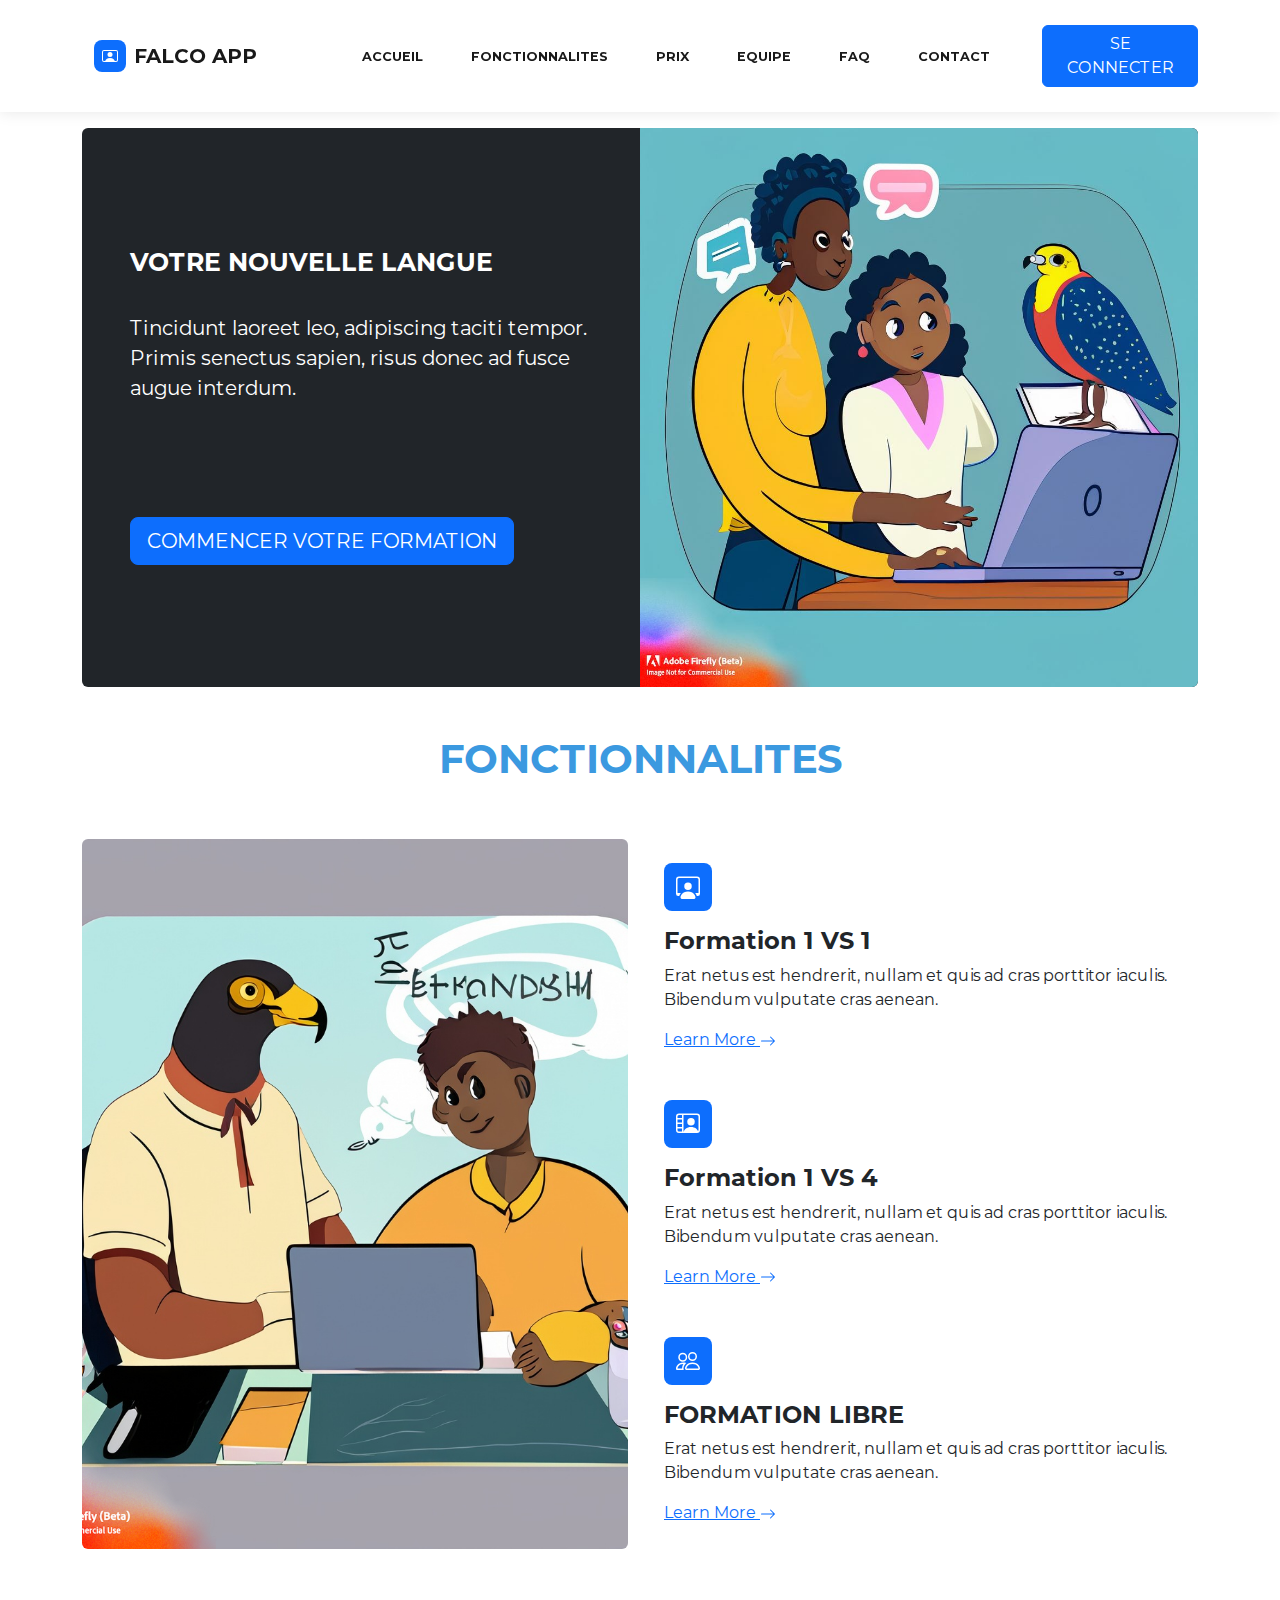
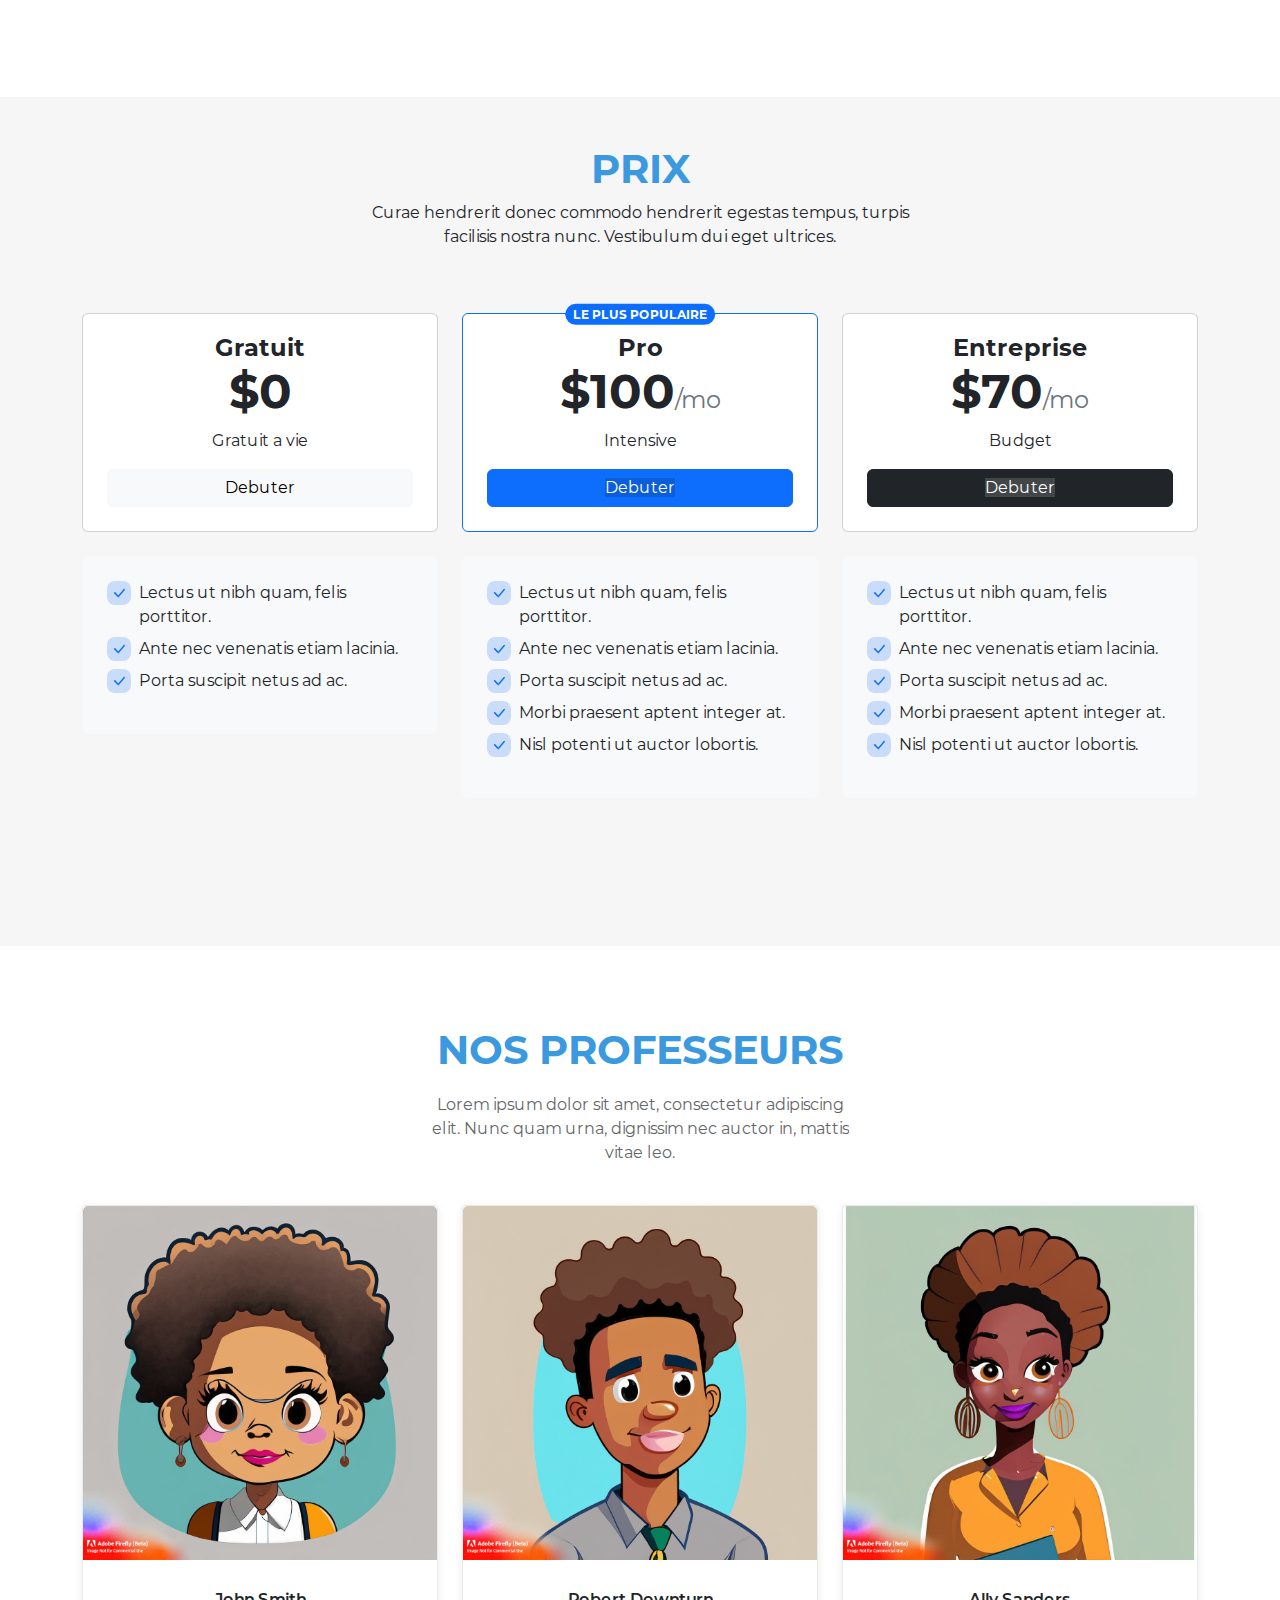
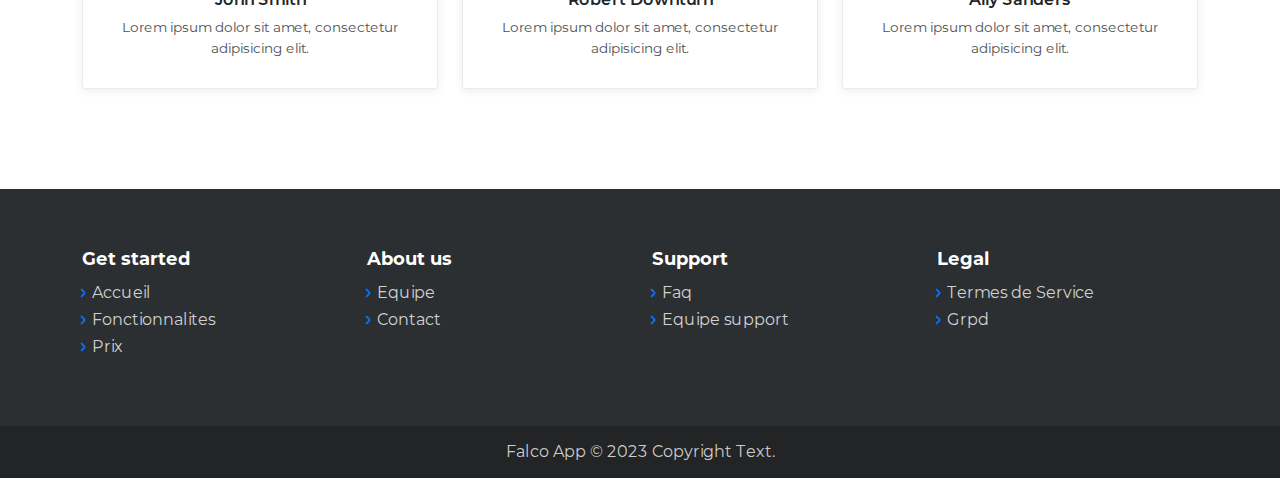
<file: index.html>
<!DOCTYPE html>
<html lang="en">

<head>
    <meta charset="utf-8">
    <meta name="viewport" content="width=device-width, initial-scale=1.0, shrink-to-fit=no">
    <title>Home - Brand</title>
    <link rel="stylesheet" href="assets/bootstrap/css/bootstrap.min.css">
    <link rel="stylesheet" href="https://cdnjs.cloudflare.com/ajax/libs/animate.css/3.5.2/animate.min.css">
    <link rel="stylesheet" href="assets/css/styles.min.css">
</head>

<body>
    <nav class="navbar navbar-light navbar-expand-lg fixed-top bg-white clean-navbar">
        <div class="container"><button class="navbar-toggler" data-bs-toggle="collapse"><span class="visually-hidden">Toggle navigation</span><span class="navbar-toggler-icon"></span></button>
            <nav class="navbar navbar-light navbar-expand-md py-3">
                <div class="container"><a class="navbar-brand d-flex align-items-center" href="index.html"><span class="bs-icon-sm bs-icon-rounded bs-icon-primary d-flex justify-content-center align-items-center me-2 bs-icon" data-bss-hover-animate="jello"><svg xmlns="http://www.w3.org/2000/svg" width="1em" height="1em" fill="currentColor" viewBox="0 0 16 16" class="bi bi-person-video" data-bss-hover-animate="jello">
                                <path d="M8 9.05a2.5 2.5 0 1 0 0-5 2.5 2.5 0 0 0 0 5Z"></path>
                                <path d="M2 2a2 2 0 0 0-2 2v8a2 2 0 0 0 2 2h12a2 2 0 0 0 2-2V4a2 2 0 0 0-2-2H2Zm10.798 11c-.453-1.27-1.76-3-4.798-3-3.037 0-4.345 1.73-4.798 3H2a1 1 0 0 1-1-1V4a1 1 0 0 1 1-1h12a1 1 0 0 1 1 1v8a1 1 0 0 1-1 1h-1.202Z"></path>
                            </svg></span><span data-bss-hover-animate="jello" style="font-weight: bold;">FALCO APP</span></a><button data-bs-toggle="collapse" class="navbar-toggler" data-bs-target="#navcol-3"><span class="visually-hidden">Toggle navigation</span><span class="navbar-toggler-icon"></span></button>
                    <div class="collapse navbar-collapse" id="navcol-3">
                        <ul class="navbar-nav mx-auto">
                            <li class="nav-item"><a class="nav-link active" href="index.html" style="margin-left: 81px;color: var(--bs-navbar-active-color);font-weight: bold;" data-bs-target="#">Accueil</a></li>
                            <li class="nav-item"><a class="nav-link" href="#"><strong><span style="color: var(--bs-navbar-active-color);">FONCTIONNALITES</span></strong></a></li>
                            <li class="nav-item"><a class="nav-link" href="#" style="color: var(--bs-navbar-active-color);font-weight: bold;">PRIX</a></li>
                            <li class="nav-item"><a class="nav-link" href="#" style="color: var(--bs-navbar-active-color);font-weight: bold;">EQUIPE</a></li>
                            <li class="nav-item"><a class="nav-link" href="faq.html" style="color: var(--bs-navbar-active-color);font-weight: bold;">FAQ</a></li>
                            <li class="nav-item"><a class="nav-link" href="contact-us.html" style="color: var(--bs-navbar-active-color);font-weight: bold;">CONTACT</a></li>
                        </ul>
                    </div>
                </div>
            </nav><a class="btn btn-primary ms-auto" role="button" style="margin-left: -12px;" href="login.html">SE CONNECTER</a>
        </div>
    </nav>
    <main class="page landing-page">
        <section class="py-4 py-xl-5">
            <div class="container">
                <div class="bg-dark border rounded border-0 border-dark overflow-hidden">
                    <div class="row g-0">
                        <div class="col-md-6">
                            <div class="text-white p-4 p-md-5">
                                <h2 class="fw-bold text-white mb-3" style="margin-top: 71px;font-size: 25px;">VOTRE NOUVELLE LANGUE</h2>
                                <p class="mb-4" style="padding-bottom: 15px;margin-bottom: 24px;margin-top: 36px;font-size: 20px;">Tincidunt laoreet leo, adipiscing taciti tempor. Primis senectus sapien, risus donec ad fusce augue interdum.</p>
                                <div class="my-3" style="padding-top: 75px;"><a class="btn btn-primary btn-lg me-2" role="button" href="#">COMMENCER VOTRE FORMATION</a></div>
                            </div>
                        </div>
                        <div class="col-md-6 order-first order-md-last" style="min-height: 250px;"><img class="w-100 h-100 fit-cover" src="assets/img/scenery/Firefly%20create%20a%20nice%20design%20of%20a%20falcon%20teaching%20english%20to%20young%20afro%20american%20adult%20in%20a%20cartoon%20%20(1).jpg" style="margin-bottom: 1px;"></div>
                    </div>
                </div>
            </div>
        </section>
        <section class="clean-block clean-info dark" style="background: var(--bs-white);">
            <div class="container">
                <h1 style="text-align: center;color: rgb(59,153,224);font-weight: bold;">FONCTIONNALITES</h1>
            </div>
            <div class="container py-4 py-xl-5">
                <div class="row row-cols-1 row-cols-md-2">
                    <div class="col"><img class="rounded w-100 h-100 fit-cover" style="min-height: 300px;" src="assets/img/scenery/Firefly%20create%20a%20nice%20design%20of%20a%20falcon%20teaching%20english%20to%20young%20afro%20american%20adult%20in%20a%20cartoon%20.jpg"></div>
                    <div class="col d-flex flex-column justify-content-center p-4">
                        <div class="text-center text-md-start d-flex flex-column align-items-center align-items-md-start mb-5">
                            <div class="bs-icon-md bs-icon-rounded bs-icon-primary d-flex flex-shrink-0 justify-content-center align-items-center d-inline-block mb-3 bs-icon"><svg xmlns="http://www.w3.org/2000/svg" width="1em" height="1em" fill="currentColor" viewBox="0 0 16 16" class="bi bi-person-workspace">
                                    <path d="M4 16s-1 0-1-1 1-4 5-4 5 3 5 4-1 1-1 1H4Zm4-5.95a2.5 2.5 0 1 0 0-5 2.5 2.5 0 0 0 0 5Z"></path>
                                    <path d="M2 1a2 2 0 0 0-2 2v9.5A1.5 1.5 0 0 0 1.5 14h.653a5.373 5.373 0 0 1 1.066-2H1V3a1 1 0 0 1 1-1h12a1 1 0 0 1 1 1v9h-2.219c.554.654.89 1.373 1.066 2h.653a1.5 1.5 0 0 0 1.5-1.5V3a2 2 0 0 0-2-2H2Z"></path>
                                </svg></div>
                            <div data-bss-hover-animate="pulse">
                                <h4 data-bss-hover-animate="pulse" style="font-weight: bold;">Formation 1 VS 1</h4>
                                <p data-bss-hover-animate="pulse">Erat netus est hendrerit, nullam et quis ad cras porttitor iaculis. Bibendum vulputate cras aenean.</p><a href="#">Learn More&nbsp;<svg xmlns="http://www.w3.org/2000/svg" width="1em" height="1em" fill="currentColor" viewBox="0 0 16 16" class="bi bi-arrow-right">
                                        <path fill-rule="evenodd" d="M1 8a.5.5 0 0 1 .5-.5h11.793l-3.147-3.146a.5.5 0 0 1 .708-.708l4 4a.5.5 0 0 1 0 .708l-4 4a.5.5 0 0 1-.708-.708L13.293 8.5H1.5A.5.5 0 0 1 1 8z"></path>
                                    </svg></a>
                            </div>
                        </div>
                        <div class="text-center text-md-start d-flex flex-column align-items-center align-items-md-start mb-5">
                            <div class="bs-icon-md bs-icon-rounded bs-icon-primary d-flex flex-shrink-0 justify-content-center align-items-center d-inline-block mb-3 bs-icon"><svg xmlns="http://www.w3.org/2000/svg" width="1em" height="1em" fill="currentColor" viewBox="0 0 16 16" class="bi bi-person-video2">
                                    <path d="M10 9.05a2.5 2.5 0 1 0 0-5 2.5 2.5 0 0 0 0 5Z"></path>
                                    <path d="M2 1a2 2 0 0 0-2 2v9a2 2 0 0 0 2 2h12a2 2 0 0 0 2-2V3a2 2 0 0 0-2-2H2ZM1 3a1 1 0 0 1 1-1h2v2H1V3Zm4 10V2h9a1 1 0 0 1 1 1v9c0 .285-.12.543-.31.725C14.15 11.494 12.822 10 10 10c-3.037 0-4.345 1.73-4.798 3H5Zm-4-2h3v2H2a1 1 0 0 1-1-1v-1Zm3-1H1V8h3v2Zm0-3H1V5h3v2Z"></path>
                                </svg></div>
                            <div>
                                <h4 data-bss-hover-animate="pulse" style="font-weight: bold;">Formation 1 VS 4</h4>
                                <p data-bss-hover-animate="pulse">Erat netus est hendrerit, nullam et quis ad cras porttitor iaculis. Bibendum vulputate cras aenean.</p><a data-bss-hover-animate="pulse" href="#">Learn More&nbsp;<svg xmlns="http://www.w3.org/2000/svg" width="1em" height="1em" fill="currentColor" viewBox="0 0 16 16" class="bi bi-arrow-right">
                                        <path fill-rule="evenodd" d="M1 8a.5.5 0 0 1 .5-.5h11.793l-3.147-3.146a.5.5 0 0 1 .708-.708l4 4a.5.5 0 0 1 0 .708l-4 4a.5.5 0 0 1-.708-.708L13.293 8.5H1.5A.5.5 0 0 1 1 8z"></path>
                                    </svg></a>
                            </div>
                        </div>
                        <div class="text-center text-md-start d-flex flex-column align-items-center align-items-md-start">
                            <div class="bs-icon-md bs-icon-rounded bs-icon-primary d-flex flex-shrink-0 justify-content-center align-items-center d-inline-block mb-3 bs-icon"><svg xmlns="http://www.w3.org/2000/svg" width="1em" height="1em" fill="currentColor" viewBox="0 0 16 16" class="bi bi-people">
                                    <path d="M15 14s1 0 1-1-1-4-5-4-5 3-5 4 1 1 1 1h8zm-7.978-1A.261.261 0 0 1 7 12.996c.001-.264.167-1.03.76-1.72C8.312 10.629 9.282 10 11 10c1.717 0 2.687.63 3.24 1.276.593.69.758 1.457.76 1.72l-.008.002a.274.274 0 0 1-.014.002H7.022zM11 7a2 2 0 1 0 0-4 2 2 0 0 0 0 4zm3-2a3 3 0 1 1-6 0 3 3 0 0 1 6 0zM6.936 9.28a5.88 5.88 0 0 0-1.23-.247A7.35 7.35 0 0 0 5 9c-4 0-5 3-5 4 0 .667.333 1 1 1h4.216A2.238 2.238 0 0 1 5 13c0-1.01.377-2.042 1.09-2.904.243-.294.526-.569.846-.816zM4.92 10A5.493 5.493 0 0 0 4 13H1c0-.26.164-1.03.76-1.724.545-.636 1.492-1.256 3.16-1.275zM1.5 5.5a3 3 0 1 1 6 0 3 3 0 0 1-6 0zm3-2a2 2 0 1 0 0 4 2 2 0 0 0 0-4z"></path>
                                </svg></div>
                            <div>
                                <h4 data-bss-hover-animate="pulse" style="font-weight: bold;">FORMATION LIBRE</h4>
                                <p data-bss-hover-animate="pulse">Erat netus est hendrerit, nullam et quis ad cras porttitor iaculis. Bibendum vulputate cras aenean.</p><a data-bss-hover-animate="pulse" href="#">Learn More&nbsp;<svg xmlns="http://www.w3.org/2000/svg" width="1em" height="1em" fill="currentColor" viewBox="0 0 16 16" class="bi bi-arrow-right">
                                        <path fill-rule="evenodd" d="M1 8a.5.5 0 0 1 .5-.5h11.793l-3.147-3.146a.5.5 0 0 1 .708-.708l4 4a.5.5 0 0 1 0 .708l-4 4a.5.5 0 0 1-.708-.708L13.293 8.5H1.5A.5.5 0 0 1 1 8z"></path>
                                    </svg></a>
                            </div>
                        </div>
                    </div>
                </div>
            </div>
        </section>
        <section class="clean-block clean-info dark">
            <div class="container py-4 py-xl-5">
                <div class="row mb-5">
                    <div class="col-md-8 col-xl-6 text-center mx-auto">
                        <h2 style="color: rgb(59,153,224);font-weight: bold;font-size: 40px;">PRIX</h2>
                        <p>Curae hendrerit donec commodo hendrerit egestas tempus, turpis facilisis nostra nunc. Vestibulum dui eget ultrices.</p>
                    </div>
                </div>
                <div class="row gy-4 row-cols-1 row-cols-md-2 row-cols-xl-3 d-xl-flex">
                    <div class="col" data-bss-hover-animate="pulse">
                        <div class="card mb-4">
                            <div class="card-body text-center p-4">
                                <h4 class="fw-bold card-subtitle">Gratuit</h4>
                                <h4 class="display-5 fw-bold card-title">$0</h4>
                                <p>Gratuit a vie</p><a class="btn btn-light d-block w-100" role="button" href="#">Debuter</a>
                            </div>
                        </div>
                        <div class="bg-light border rounded border-light p-4">
                            <ul class="list-unstyled">
                                <li class="d-flex mb-2"><span class="bs-icon-xs bs-icon-rounded bs-icon-primary-light bs-icon me-2"><svg xmlns="http://www.w3.org/2000/svg" width="1em" height="1em" fill="currentColor" viewBox="0 0 16 16" class="bi bi-check-lg">
                                            <path d="M12.736 3.97a.733.733 0 0 1 1.047 0c.286.289.29.756.01 1.05L7.88 12.01a.733.733 0 0 1-1.065.02L3.217 8.384a.757.757 0 0 1 0-1.06.733.733 0 0 1 1.047 0l3.052 3.093 5.4-6.425a.247.247 0 0 1 .02-.022Z"></path>
                                        </svg></span><span>Lectus ut nibh quam, felis porttitor.</span></li>
                                <li class="d-flex mb-2"><span class="bs-icon-xs bs-icon-rounded bs-icon-primary-light bs-icon me-2"><svg xmlns="http://www.w3.org/2000/svg" width="1em" height="1em" fill="currentColor" viewBox="0 0 16 16" class="bi bi-check-lg">
                                            <path d="M12.736 3.97a.733.733 0 0 1 1.047 0c.286.289.29.756.01 1.05L7.88 12.01a.733.733 0 0 1-1.065.02L3.217 8.384a.757.757 0 0 1 0-1.06.733.733 0 0 1 1.047 0l3.052 3.093 5.4-6.425a.247.247 0 0 1 .02-.022Z"></path>
                                        </svg></span><span>Ante nec venenatis etiam lacinia.</span></li>
                                <li class="d-flex mb-2"><span class="bs-icon-xs bs-icon-rounded bs-icon-primary-light bs-icon me-2"><svg xmlns="http://www.w3.org/2000/svg" width="1em" height="1em" fill="currentColor" viewBox="0 0 16 16" class="bi bi-check-lg">
                                            <path d="M12.736 3.97a.733.733 0 0 1 1.047 0c.286.289.29.756.01 1.05L7.88 12.01a.733.733 0 0 1-1.065.02L3.217 8.384a.757.757 0 0 1 0-1.06.733.733 0 0 1 1.047 0l3.052 3.093 5.4-6.425a.247.247 0 0 1 .02-.022Z"></path>
                                        </svg></span><span>Porta suscipit netus ad ac.</span></li>
                            </ul>
                        </div>
                    </div>
                    <div class="col">
                        <div class="card border-primary border-2 mb-4">
                            <div class="card-body text-center p-4" data-bss-hover-animate="pulse"><span class="badge rounded-pill bg-primary position-absolute top-0 start-50 translate-middle text-uppercase" data-bss-hover-animate="pulse">Le PLUS PopulaIrE</span>
                                <h4 class="fw-bold card-subtitle" data-bss-hover-animate="pulse">Pro</h4>
                                <h4 class="display-5 fw-bold card-title" data-bss-hover-animate="pulse">$100<span class="fs-4 fw-normal text-muted" data-bss-hover-animate="pulse">/mo</span></h4>
                                <p data-bss-hover-animate="pulse">Intensive</p><a class="btn btn-primary d-block w-100" role="button" data-bss-hover-animate="pulse" href="#"><span style="color: var(--bs-btn-hover-color); background-color: var(--bs-btn-hover-bg);">Debuter</span></a>
                            </div>
                        </div>
                        <div class="bg-light border rounded border-light p-4" data-bss-hover-animate="pulse">
                            <ul class="list-unstyled">
                                <li class="d-flex mb-2"><span class="bs-icon-xs bs-icon-rounded bs-icon-primary-light bs-icon me-2"><svg xmlns="http://www.w3.org/2000/svg" width="1em" height="1em" fill="currentColor" viewBox="0 0 16 16" class="bi bi-check-lg">
                                            <path d="M12.736 3.97a.733.733 0 0 1 1.047 0c.286.289.29.756.01 1.05L7.88 12.01a.733.733 0 0 1-1.065.02L3.217 8.384a.757.757 0 0 1 0-1.06.733.733 0 0 1 1.047 0l3.052 3.093 5.4-6.425a.247.247 0 0 1 .02-.022Z"></path>
                                        </svg></span><span>Lectus ut nibh quam, felis porttitor.</span></li>
                                <li class="d-flex mb-2"><span class="bs-icon-xs bs-icon-rounded bs-icon-primary-light bs-icon me-2"><svg xmlns="http://www.w3.org/2000/svg" width="1em" height="1em" fill="currentColor" viewBox="0 0 16 16" class="bi bi-check-lg">
                                            <path d="M12.736 3.97a.733.733 0 0 1 1.047 0c.286.289.29.756.01 1.05L7.88 12.01a.733.733 0 0 1-1.065.02L3.217 8.384a.757.757 0 0 1 0-1.06.733.733 0 0 1 1.047 0l3.052 3.093 5.4-6.425a.247.247 0 0 1 .02-.022Z"></path>
                                        </svg></span><span>Ante nec venenatis etiam lacinia.</span></li>
                                <li class="d-flex mb-2"><span class="bs-icon-xs bs-icon-rounded bs-icon-primary-light bs-icon me-2"><svg xmlns="http://www.w3.org/2000/svg" width="1em" height="1em" fill="currentColor" viewBox="0 0 16 16" class="bi bi-check-lg">
                                            <path d="M12.736 3.97a.733.733 0 0 1 1.047 0c.286.289.29.756.01 1.05L7.88 12.01a.733.733 0 0 1-1.065.02L3.217 8.384a.757.757 0 0 1 0-1.06.733.733 0 0 1 1.047 0l3.052 3.093 5.4-6.425a.247.247 0 0 1 .02-.022Z"></path>
                                        </svg></span><span>Porta suscipit netus ad ac.</span></li>
                                <li class="d-flex mb-2"><span class="bs-icon-xs bs-icon-rounded bs-icon-primary-light bs-icon me-2"><svg xmlns="http://www.w3.org/2000/svg" width="1em" height="1em" fill="currentColor" viewBox="0 0 16 16" class="bi bi-check-lg">
                                            <path d="M12.736 3.97a.733.733 0 0 1 1.047 0c.286.289.29.756.01 1.05L7.88 12.01a.733.733 0 0 1-1.065.02L3.217 8.384a.757.757 0 0 1 0-1.06.733.733 0 0 1 1.047 0l3.052 3.093 5.4-6.425a.247.247 0 0 1 .02-.022Z"></path>
                                        </svg></span><span>Morbi praesent aptent integer at.</span></li>
                                <li class="d-flex mb-2"><span class="bs-icon-xs bs-icon-rounded bs-icon-primary-light bs-icon me-2"><svg xmlns="http://www.w3.org/2000/svg" width="1em" height="1em" fill="currentColor" viewBox="0 0 16 16" class="bi bi-check-lg">
                                            <path d="M12.736 3.97a.733.733 0 0 1 1.047 0c.286.289.29.756.01 1.05L7.88 12.01a.733.733 0 0 1-1.065.02L3.217 8.384a.757.757 0 0 1 0-1.06.733.733 0 0 1 1.047 0l3.052 3.093 5.4-6.425a.247.247 0 0 1 .02-.022Z"></path>
                                        </svg></span><span>Nisl potenti ut auctor lobortis.</span></li>
                            </ul>
                        </div>
                    </div>
                    <div class="col">
                        <div class="card mb-4">
                            <div class="card-body text-center p-4">
                                <h4 class="fw-bold card-subtitle" data-bss-hover-animate="pulse">Entreprise</h4>
                                <h4 class="display-5 fw-bold card-title" data-bss-hover-animate="pulse">$70<span class="fs-4 fw-normal text-muted" data-bss-hover-animate="pulse">/mo</span></h4>
                                <p data-bss-hover-animate="pulse">Budget</p><a class="btn btn-dark d-block w-100" role="button" data-bss-hover-animate="pulse" href="#"><span style="color: var(--bs-btn-hover-color); background-color: var(--bs-btn-hover-bg);">Debuter</span></a>
                            </div>
                        </div>
                        <div class="bg-light border rounded border-light p-4" data-bss-hover-animate="pulse">
                            <ul class="list-unstyled">
                                <li class="d-flex mb-2"><span class="bs-icon-xs bs-icon-rounded bs-icon-primary-light bs-icon me-2"><svg xmlns="http://www.w3.org/2000/svg" width="1em" height="1em" fill="currentColor" viewBox="0 0 16 16" class="bi bi-check-lg">
                                            <path d="M12.736 3.97a.733.733 0 0 1 1.047 0c.286.289.29.756.01 1.05L7.88 12.01a.733.733 0 0 1-1.065.02L3.217 8.384a.757.757 0 0 1 0-1.06.733.733 0 0 1 1.047 0l3.052 3.093 5.4-6.425a.247.247 0 0 1 .02-.022Z"></path>
                                        </svg></span><span>Lectus ut nibh quam, felis porttitor.</span></li>
                                <li class="d-flex mb-2"><span class="bs-icon-xs bs-icon-rounded bs-icon-primary-light bs-icon me-2"><svg xmlns="http://www.w3.org/2000/svg" width="1em" height="1em" fill="currentColor" viewBox="0 0 16 16" class="bi bi-check-lg">
                                            <path d="M12.736 3.97a.733.733 0 0 1 1.047 0c.286.289.29.756.01 1.05L7.88 12.01a.733.733 0 0 1-1.065.02L3.217 8.384a.757.757 0 0 1 0-1.06.733.733 0 0 1 1.047 0l3.052 3.093 5.4-6.425a.247.247 0 0 1 .02-.022Z"></path>
                                        </svg></span><span>Ante nec venenatis etiam lacinia.</span></li>
                                <li class="d-flex mb-2"><span class="bs-icon-xs bs-icon-rounded bs-icon-primary-light bs-icon me-2"><svg xmlns="http://www.w3.org/2000/svg" width="1em" height="1em" fill="currentColor" viewBox="0 0 16 16" class="bi bi-check-lg">
                                            <path d="M12.736 3.97a.733.733 0 0 1 1.047 0c.286.289.29.756.01 1.05L7.88 12.01a.733.733 0 0 1-1.065.02L3.217 8.384a.757.757 0 0 1 0-1.06.733.733 0 0 1 1.047 0l3.052 3.093 5.4-6.425a.247.247 0 0 1 .02-.022Z"></path>
                                        </svg></span><span>Porta suscipit netus ad ac.</span></li>
                                <li class="d-flex mb-2"><span class="bs-icon-xs bs-icon-rounded bs-icon-primary-light bs-icon me-2"><svg xmlns="http://www.w3.org/2000/svg" width="1em" height="1em" fill="currentColor" viewBox="0 0 16 16" class="bi bi-check-lg">
                                            <path d="M12.736 3.97a.733.733 0 0 1 1.047 0c.286.289.29.756.01 1.05L7.88 12.01a.733.733 0 0 1-1.065.02L3.217 8.384a.757.757 0 0 1 0-1.06.733.733 0 0 1 1.047 0l3.052 3.093 5.4-6.425a.247.247 0 0 1 .02-.022Z"></path>
                                        </svg></span><span>Morbi praesent aptent integer at.</span></li>
                                <li class="d-flex mb-2"><span class="bs-icon-xs bs-icon-rounded bs-icon-primary-light bs-icon me-2"><svg xmlns="http://www.w3.org/2000/svg" width="1em" height="1em" fill="currentColor" viewBox="0 0 16 16" class="bi bi-check-lg">
                                            <path d="M12.736 3.97a.733.733 0 0 1 1.047 0c.286.289.29.756.01 1.05L7.88 12.01a.733.733 0 0 1-1.065.02L3.217 8.384a.757.757 0 0 1 0-1.06.733.733 0 0 1 1.047 0l3.052 3.093 5.4-6.425a.247.247 0 0 1 .02-.022Z"></path>
                                        </svg></span><span>Nisl potenti ut auctor lobortis.</span></li>
                            </ul>
                        </div>
                    </div>
                </div>
            </div>
        </section>
        <section class="clean-block about-us">
            <div class="container">
                <div class="block-heading">
                    <h2 class="text-info" style="color: rgb(59, 153, 224);font-weight: bold;font-size: 40px;">NOS PROFESSEURS</h2>
                    <p>Lorem ipsum dolor sit amet, consectetur adipiscing elit. Nunc quam urna, dignissim nec auctor in, mattis vitae leo.</p>
                </div>
                <div class="row justify-content-center">
                    <div class="col-sm-6 col-lg-4">
                        <div class="card text-center clean-card"><img class="card-img-top w-100 d-block" data-bss-hover-animate="pulse" src="assets/img/avatars/Firefly%20picture%20of%20a%20afro%20teacher%20in%20a%20cartoon%20style.%20the%20person%20as%20too%20face%20the%20camera%2083135.jpg">
                            <div class="card-body info">
                                <h4 class="card-title">John Smith</h4>
                                <p class="card-text">Lorem ipsum dolor sit amet, consectetur adipisicing elit.</p>
                            </div>
                        </div>
                    </div>
                    <div class="col-sm-6 col-lg-4">
                        <div class="card text-center clean-card"><img class="card-img-top w-100 d-block" data-bss-hover-animate="pulse" src="assets/img/avatars/Firefly%20picture%20of%20a%20afro%20teacher%20in%20a%20cartoon%20style.%20the%20person%20as%20too%20face%20the%20camera.%20without%20bac.jpg">
                            <div class="card-body info">
                                <h4 class="card-title">Robert Downturn</h4>
                                <p class="card-text">Lorem ipsum dolor sit amet, consectetur adipisicing elit.</p>
                            </div>
                        </div>
                    </div>
                    <div class="col-sm-6 col-lg-4">
                        <div class="card text-center clean-card"><img class="card-img-top w-100 d-block" data-bss-hover-animate="pulse" src="assets/img/avatars/Firefly%20picture%20of%20a%20black%20africain%20teacher%20in%20a%20cartoon%20style.%20the%20person%20as%20too%20face%20the%20camera.%20w.jpg">
                            <div class="card-body info">
                                <h4 class="card-title">Ally Sanders</h4>
                                <p class="card-text">Lorem ipsum dolor sit amet, consectetur adipisicing elit.</p>
                            </div>
                        </div>
                    </div>
                </div>
            </div>
        </section>
    </main>
    <footer class="page-footer dark">
        <div class="container">
            <div class="row">
                <div class="col-sm-3">
                    <h5>Get started</h5>
                    <ul>
                        <li><a href="#">Accueil</a></li>
                        <li><a href="#">Fonctionnalites</a></li>
                        <li><a href="#">Prix</a></li>
                    </ul>
                </div>
                <div class="col-sm-3">
                    <h5>About us</h5>
                    <ul>
                        <li><a href="#">Equipe</a></li>
                        <li><a href="#">Contact</a></li>
                    </ul>
                </div>
                <div class="col-sm-3">
                    <h5>Support</h5>
                    <ul>
                        <li><a href="#">Faq</a></li>
                        <li><a href="#">Equipe support</a></li>
                    </ul>
                </div>
                <div class="col-sm-3">
                    <h5>Legal</h5>
                    <ul>
                        <li><a href="#">Termes de Service</a></li>
                        <li><a href="#">Grpd</a></li>
                    </ul>
                </div>
            </div>
        </div>
        <div class="footer-copyright">
            <p>Falco App © 2023 Copyright Text.</p>
        </div>
    </footer>
    <script src="https://cdn.jsdelivr.net/npm/bootstrap@5.2.3/dist/js/bootstrap.bundle.min.js"></script>
    <script src="assets/js/script.min.js"></script>
</body>

</html>
</file>
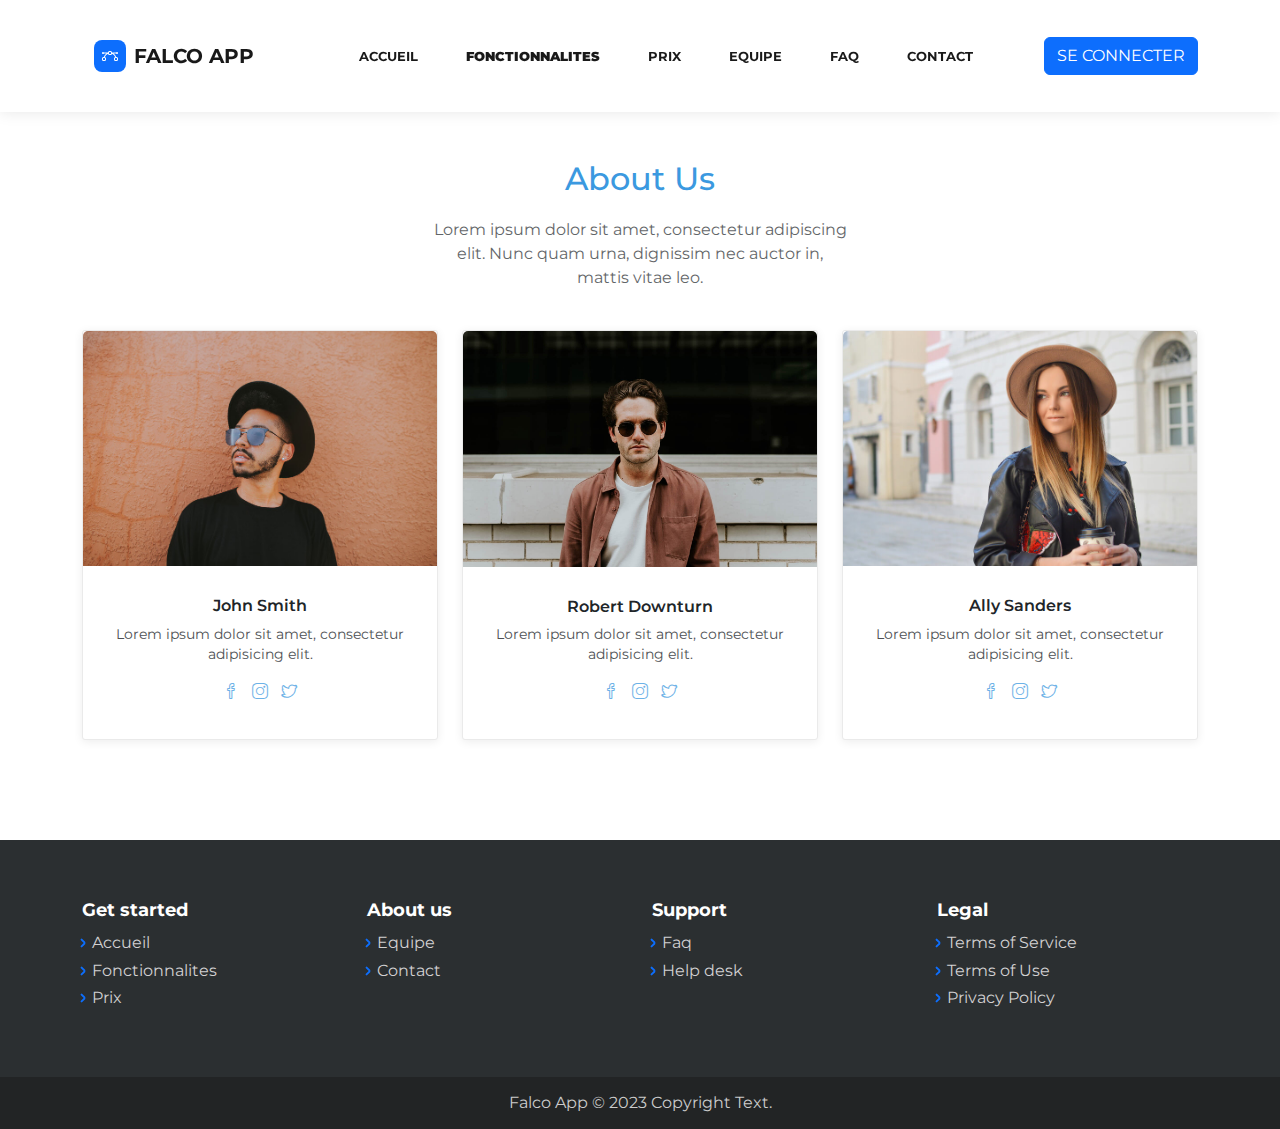
<file: about-us.html>
<!DOCTYPE html>
<html lang="en">

<head>
    <meta charset="utf-8">
    <meta name="viewport" content="width=device-width, initial-scale=1.0, shrink-to-fit=no">
    <title>About Us - Brand</title>
    <link rel="stylesheet" href="assets/bootstrap/css/bootstrap.min.css">
    <link rel="stylesheet" href="https://fonts.googleapis.com/css?family=Montserrat:400,400i,700,700i,600,600i&amp;display=swap">
    <link rel="stylesheet" href="assets/fonts/simple-line-icons.min.css">
    <link rel="stylesheet" href="assets/css/animate.min.css">
    <link rel="stylesheet" href="assets/css/baguetteBox.min.css">
    <link rel="stylesheet" href="assets/css/Features-Image-icons.css">
    <link rel="stylesheet" href="assets/css/Features-Image-images.css">
    <link rel="stylesheet" href="assets/css/Pricing-Free-Paid-badges.css">
    <link rel="stylesheet" href="assets/css/vanilla-zoom.min.css">
</head>

<body>
    <nav class="navbar navbar-light navbar-expand-lg fixed-top bg-white clean-navbar">
        <div class="container"><button class="navbar-toggler" data-bs-toggle="collapse"><span class="visually-hidden">Toggle navigation</span><span class="navbar-toggler-icon"></span></button>
            <nav class="navbar navbar-light navbar-expand-md py-3">
                <div class="container"><a class="navbar-brand d-flex align-items-center" href="#"><span class="bs-icon-sm bs-icon-rounded bs-icon-primary d-flex justify-content-center align-items-center me-2 bs-icon" data-bss-hover-animate="jello"><svg xmlns="http://www.w3.org/2000/svg" width="1em" height="1em" fill="currentColor" viewBox="0 0 16 16" class="bi bi-bezier" data-bss-hover-animate="jello">
                                <path fill-rule="evenodd" d="M0 10.5A1.5 1.5 0 0 1 1.5 9h1A1.5 1.5 0 0 1 4 10.5v1A1.5 1.5 0 0 1 2.5 13h-1A1.5 1.5 0 0 1 0 11.5v-1zm1.5-.5a.5.5 0 0 0-.5.5v1a.5.5 0 0 0 .5.5h1a.5.5 0 0 0 .5-.5v-1a.5.5 0 0 0-.5-.5h-1zm10.5.5A1.5 1.5 0 0 1 13.5 9h1a1.5 1.5 0 0 1 1.5 1.5v1a1.5 1.5 0 0 1-1.5 1.5h-1a1.5 1.5 0 0 1-1.5-1.5v-1zm1.5-.5a.5.5 0 0 0-.5.5v1a.5.5 0 0 0 .5.5h1a.5.5 0 0 0 .5-.5v-1a.5.5 0 0 0-.5-.5h-1zM6 4.5A1.5 1.5 0 0 1 7.5 3h1A1.5 1.5 0 0 1 10 4.5v1A1.5 1.5 0 0 1 8.5 7h-1A1.5 1.5 0 0 1 6 5.5v-1zM7.5 4a.5.5 0 0 0-.5.5v1a.5.5 0 0 0 .5.5h1a.5.5 0 0 0 .5-.5v-1a.5.5 0 0 0-.5-.5h-1z"></path>
                                <path d="M6 4.5H1.866a1 1 0 1 0 0 1h2.668A6.517 6.517 0 0 0 1.814 9H2.5c.123 0 .244.015.358.043a5.517 5.517 0 0 1 3.185-3.185A1.503 1.503 0 0 1 6 5.5v-1zm3.957 1.358A1.5 1.5 0 0 0 10 5.5v-1h4.134a1 1 0 1 1 0 1h-2.668a6.517 6.517 0 0 1 2.72 3.5H13.5c-.123 0-.243.015-.358.043a5.517 5.517 0 0 0-3.185-3.185z"></path>
                            </svg></span><span data-bss-hover-animate="jello" style="font-weight: bold;">FALCO APP</span></a><button data-bs-toggle="collapse" class="navbar-toggler" data-bs-target="#navcol-3"><span class="visually-hidden">Toggle navigation</span><span class="navbar-toggler-icon"></span></button>
                    <div class="collapse navbar-collapse" id="navcol-3">
                        <ul class="navbar-nav mx-auto">
                            <li class="nav-item"><a class="nav-link active" href="#" style="margin-left: 81px;color: var(--bs-navbar-active-color);font-weight: bold;">Accueil</a></li>
                            <li class="nav-item"><a class="nav-link" href="#"><strong><span style="color: var(--bs-navbar-active-color);">FONCTIONNALITES</span></strong></a></li>
                            <li class="nav-item"><a class="nav-link" href="#" style="color: var(--bs-navbar-active-color);font-weight: bold;">PRIX</a></li>
                            <li class="nav-item"><a class="nav-link" href="#" style="color: var(--bs-navbar-active-color);font-weight: bold;">EQUIPE</a></li>
                            <li class="nav-item"><a class="nav-link" href="#" style="color: var(--bs-navbar-active-color);font-weight: bold;">FAQ</a></li>
                            <li class="nav-item"><a class="nav-link" href="#" style="color: var(--bs-navbar-active-color);font-weight: bold;">CONTACT</a></li>
                        </ul>
                    </div>
                </div>
            </nav><a class="btn btn-primary ms-auto" role="button" style="margin-left: -12px;" href="login.html">SE CONNECTER</a>
        </div>
    </nav>
    <main class="page">
        <section class="clean-block about-us">
            <div class="container">
                <div class="block-heading">
                    <h2 class="text-info">About Us</h2>
                    <p>Lorem ipsum dolor sit amet, consectetur adipiscing elit. Nunc quam urna, dignissim nec auctor in, mattis vitae leo.</p>
                </div>
                <div class="row justify-content-center">
                    <div class="col-sm-6 col-lg-4">
                        <div class="card text-center clean-card"><img class="card-img-top w-100 d-block" src="assets/img/avatars/avatar1.jpg">
                            <div class="card-body info">
                                <h4 class="card-title">John Smith</h4>
                                <p class="card-text">Lorem ipsum dolor sit amet, consectetur adipisicing elit.</p>
                                <div class="icons"><a href="#"><i class="icon-social-facebook"></i></a><a href="#"><i class="icon-social-instagram"></i></a><a href="#"><i class="icon-social-twitter"></i></a></div>
                            </div>
                        </div>
                    </div>
                    <div class="col-sm-6 col-lg-4">
                        <div class="card text-center clean-card"><img class="card-img-top w-100 d-block" src="assets/img/avatars/avatar2.jpg">
                            <div class="card-body info">
                                <h4 class="card-title">Robert Downturn</h4>
                                <p class="card-text">Lorem ipsum dolor sit amet, consectetur adipisicing elit.</p>
                                <div class="icons"><a href="#"><i class="icon-social-facebook"></i></a><a href="#"><i class="icon-social-instagram"></i></a><a href="#"><i class="icon-social-twitter"></i></a></div>
                            </div>
                        </div>
                    </div>
                    <div class="col-sm-6 col-lg-4">
                        <div class="card text-center clean-card"><img class="card-img-top w-100 d-block" src="assets/img/avatars/avatar3.jpg">
                            <div class="card-body info">
                                <h4 class="card-title">Ally Sanders</h4>
                                <p class="card-text">Lorem ipsum dolor sit amet, consectetur adipisicing elit.</p>
                                <div class="icons"><a href="#"><i class="icon-social-facebook"></i></a><a href="#"><i class="icon-social-instagram"></i></a><a href="#"><i class="icon-social-twitter"></i></a></div>
                            </div>
                        </div>
                    </div>
                </div>
            </div>
        </section>
    </main>
    <footer class="page-footer dark">
        <div class="container">
            <div class="row">
                <div class="col-sm-3">
                    <h5>Get started</h5>
                    <ul>
                        <li><a href="#">Accueil</a></li>
                        <li><a href="#">Fonctionnalites</a></li>
                        <li><a href="#">Prix</a></li>
                    </ul>
                </div>
                <div class="col-sm-3">
                    <h5>About us</h5>
                    <ul>
                        <li><a href="#">Equipe</a></li>
                        <li><a href="#">Contact</a></li>
                    </ul>
                </div>
                <div class="col-sm-3">
                    <h5>Support</h5>
                    <ul>
                        <li><a href="#">Faq</a></li>
                        <li><a href="#">Help desk</a></li>
                    </ul>
                </div>
                <div class="col-sm-3">
                    <h5>Legal</h5>
                    <ul>
                        <li><a href="#">Terms of Service</a></li>
                        <li><a href="#">Terms of Use</a></li>
                        <li><a href="#">Privacy Policy</a></li>
                    </ul>
                </div>
            </div>
        </div>
        <div class="footer-copyright">
            <p>Falco App © 2023 Copyright Text.</p>
        </div>
    </footer>
    <script src="assets/bootstrap/js/bootstrap.min.js"></script>
    <script src="assets/js/bs-init.js"></script>
    <script src="assets/js/baguetteBox.min.js"></script>
    <script src="assets/js/vanilla-zoom.js"></script>
    <script src="assets/js/theme.js"></script>
</body>

</html>
</file>
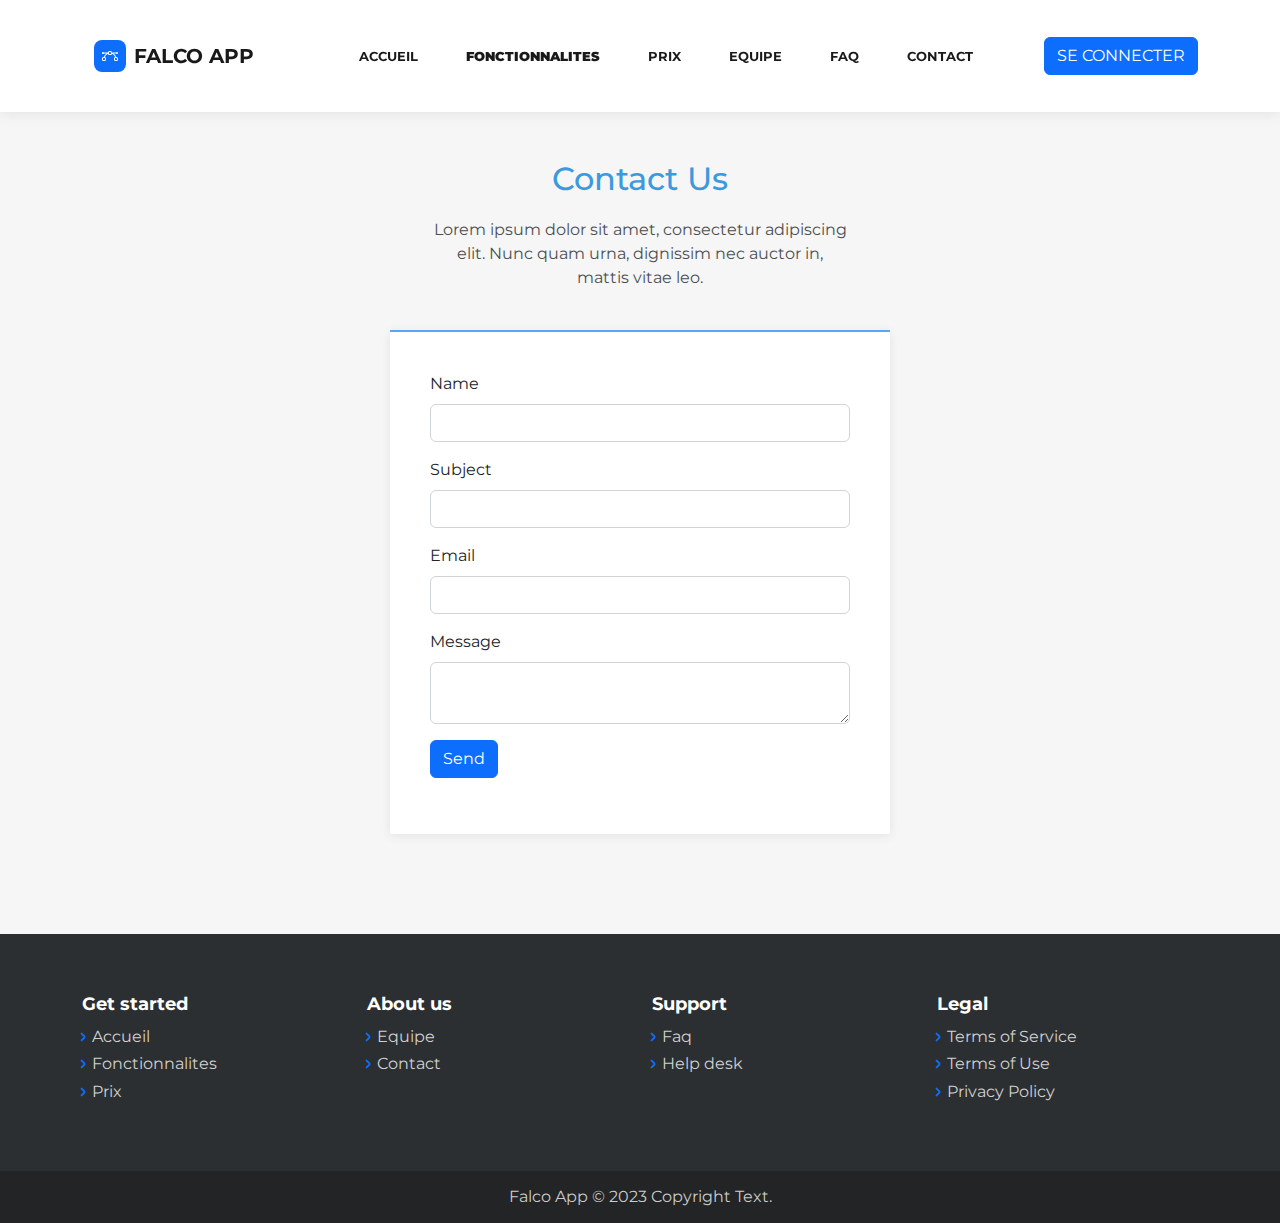
<file: contact-us.html>
<!DOCTYPE html>
<html lang="en">

<head>
    <meta charset="utf-8">
    <meta name="viewport" content="width=device-width, initial-scale=1.0, shrink-to-fit=no">
    <title>Contact Us - Brand</title>
    <link rel="stylesheet" href="assets/bootstrap/css/bootstrap.min.css">
    <link rel="stylesheet" href="https://fonts.googleapis.com/css?family=Montserrat:400,400i,700,700i,600,600i&amp;display=swap">
    <link rel="stylesheet" href="assets/css/animate.min.css">
    <link rel="stylesheet" href="assets/css/baguetteBox.min.css">
    <link rel="stylesheet" href="assets/css/Features-Image-icons.css">
    <link rel="stylesheet" href="assets/css/Features-Image-images.css">
    <link rel="stylesheet" href="assets/css/Pricing-Free-Paid-badges.css">
    <link rel="stylesheet" href="assets/css/vanilla-zoom.min.css">
</head>

<body>
    <nav class="navbar navbar-light navbar-expand-lg fixed-top bg-white clean-navbar">
        <div class="container"><button class="navbar-toggler" data-bs-toggle="collapse"><span class="visually-hidden">Toggle navigation</span><span class="navbar-toggler-icon"></span></button>
            <nav class="navbar navbar-light navbar-expand-md py-3">
                <div class="container"><a class="navbar-brand d-flex align-items-center" href="#"><span class="bs-icon-sm bs-icon-rounded bs-icon-primary d-flex justify-content-center align-items-center me-2 bs-icon" data-bss-hover-animate="jello"><svg xmlns="http://www.w3.org/2000/svg" width="1em" height="1em" fill="currentColor" viewBox="0 0 16 16" class="bi bi-bezier" data-bss-hover-animate="jello">
                                <path fill-rule="evenodd" d="M0 10.5A1.5 1.5 0 0 1 1.5 9h1A1.5 1.5 0 0 1 4 10.5v1A1.5 1.5 0 0 1 2.5 13h-1A1.5 1.5 0 0 1 0 11.5v-1zm1.5-.5a.5.5 0 0 0-.5.5v1a.5.5 0 0 0 .5.5h1a.5.5 0 0 0 .5-.5v-1a.5.5 0 0 0-.5-.5h-1zm10.5.5A1.5 1.5 0 0 1 13.5 9h1a1.5 1.5 0 0 1 1.5 1.5v1a1.5 1.5 0 0 1-1.5 1.5h-1a1.5 1.5 0 0 1-1.5-1.5v-1zm1.5-.5a.5.5 0 0 0-.5.5v1a.5.5 0 0 0 .5.5h1a.5.5 0 0 0 .5-.5v-1a.5.5 0 0 0-.5-.5h-1zM6 4.5A1.5 1.5 0 0 1 7.5 3h1A1.5 1.5 0 0 1 10 4.5v1A1.5 1.5 0 0 1 8.5 7h-1A1.5 1.5 0 0 1 6 5.5v-1zM7.5 4a.5.5 0 0 0-.5.5v1a.5.5 0 0 0 .5.5h1a.5.5 0 0 0 .5-.5v-1a.5.5 0 0 0-.5-.5h-1z"></path>
                                <path d="M6 4.5H1.866a1 1 0 1 0 0 1h2.668A6.517 6.517 0 0 0 1.814 9H2.5c.123 0 .244.015.358.043a5.517 5.517 0 0 1 3.185-3.185A1.503 1.503 0 0 1 6 5.5v-1zm3.957 1.358A1.5 1.5 0 0 0 10 5.5v-1h4.134a1 1 0 1 1 0 1h-2.668a6.517 6.517 0 0 1 2.72 3.5H13.5c-.123 0-.243.015-.358.043a5.517 5.517 0 0 0-3.185-3.185z"></path>
                            </svg></span><span data-bss-hover-animate="jello" style="font-weight: bold;">FALCO APP</span></a><button data-bs-toggle="collapse" class="navbar-toggler" data-bs-target="#navcol-3"><span class="visually-hidden">Toggle navigation</span><span class="navbar-toggler-icon"></span></button>
                    <div class="collapse navbar-collapse" id="navcol-3">
                        <ul class="navbar-nav mx-auto">
                            <li class="nav-item"><a class="nav-link active" href="#" style="margin-left: 81px;color: var(--bs-navbar-active-color);font-weight: bold;">Accueil</a></li>
                            <li class="nav-item"><a class="nav-link" href="#"><strong><span style="color: var(--bs-navbar-active-color);">FONCTIONNALITES</span></strong></a></li>
                            <li class="nav-item"><a class="nav-link" href="#" style="color: var(--bs-navbar-active-color);font-weight: bold;">PRIX</a></li>
                            <li class="nav-item"><a class="nav-link" href="#" style="color: var(--bs-navbar-active-color);font-weight: bold;">EQUIPE</a></li>
                            <li class="nav-item"><a class="nav-link" href="#" style="color: var(--bs-navbar-active-color);font-weight: bold;">FAQ</a></li>
                            <li class="nav-item"><a class="nav-link" href="#" style="color: var(--bs-navbar-active-color);font-weight: bold;">CONTACT</a></li>
                        </ul>
                    </div>
                </div>
            </nav><a class="btn btn-primary ms-auto" role="button" style="margin-left: -12px;" href="login.html">SE CONNECTER</a>
        </div>
    </nav>
    <main class="page contact-us-page">
        <section class="clean-block clean-form dark">
            <div class="container">
                <div class="block-heading">
                    <h2 class="text-info">Contact Us</h2>
                    <p>Lorem ipsum dolor sit amet, consectetur adipiscing elit. Nunc quam urna, dignissim nec auctor in, mattis vitae leo.</p>
                </div>
                <form>
                    <div class="mb-3"><label class="form-label" for="name">Name</label><input class="form-control" type="text" id="name" name="name"></div>
                    <div class="mb-3"><label class="form-label" for="subject">Subject</label><input class="form-control" type="text" id="subject" name="subject"></div>
                    <div class="mb-3"><label class="form-label" for="email">Email</label><input class="form-control" type="email" id="email" name="email"></div>
                    <div class="mb-3"><label class="form-label" for="message">Message</label><textarea class="form-control" id="message" name="message"></textarea></div>
                    <div class="mb-3"><button class="btn btn-primary" type="submit">Send</button></div>
                </form>
            </div>
        </section>
    </main>
    <footer class="page-footer dark">
        <div class="container">
            <div class="row">
                <div class="col-sm-3">
                    <h5>Get started</h5>
                    <ul>
                        <li><a href="#">Accueil</a></li>
                        <li><a href="#">Fonctionnalites</a></li>
                        <li><a href="#">Prix</a></li>
                    </ul>
                </div>
                <div class="col-sm-3">
                    <h5>About us</h5>
                    <ul>
                        <li><a href="#">Equipe</a></li>
                        <li><a href="#">Contact</a></li>
                    </ul>
                </div>
                <div class="col-sm-3">
                    <h5>Support</h5>
                    <ul>
                        <li><a href="#">Faq</a></li>
                        <li><a href="#">Help desk</a></li>
                    </ul>
                </div>
                <div class="col-sm-3">
                    <h5>Legal</h5>
                    <ul>
                        <li><a href="#">Terms of Service</a></li>
                        <li><a href="#">Terms of Use</a></li>
                        <li><a href="#">Privacy Policy</a></li>
                    </ul>
                </div>
            </div>
        </div>
        <div class="footer-copyright">
            <p>Falco App © 2023 Copyright Text.</p>
        </div>
    </footer>
    <script src="assets/bootstrap/js/bootstrap.min.js"></script>
    <script src="assets/js/bs-init.js"></script>
    <script src="assets/js/baguetteBox.min.js"></script>
    <script src="assets/js/vanilla-zoom.js"></script>
    <script src="assets/js/theme.js"></script>
</body>

</html>
</file>
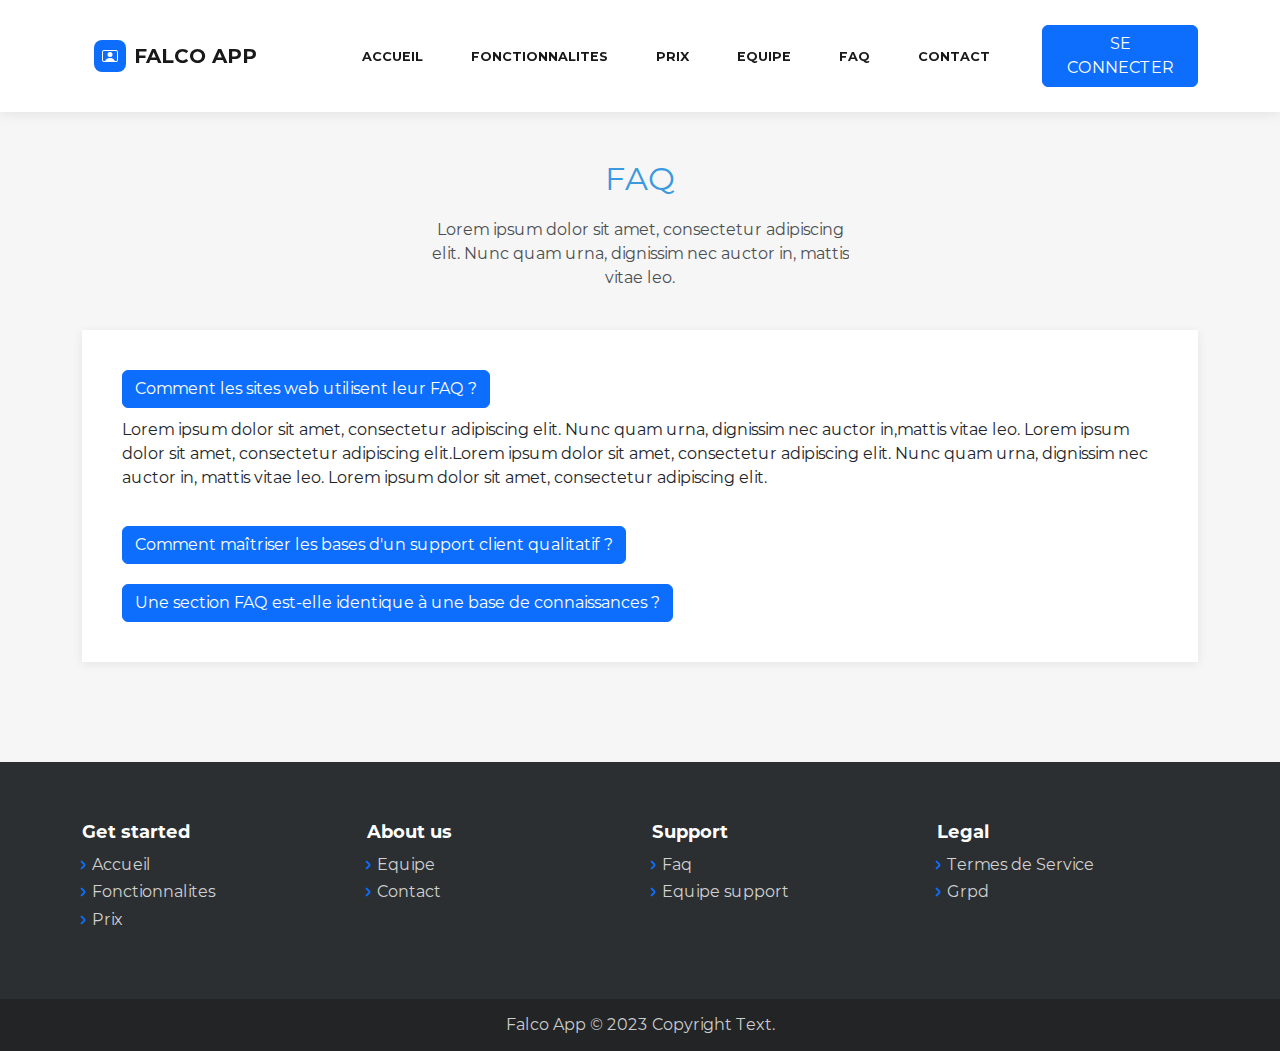
<file: faq.html>
<!DOCTYPE html>
<html lang="en">

<head>
    <meta charset="utf-8">
    <meta name="viewport" content="width=device-width, initial-scale=1.0, shrink-to-fit=no">
    <title>FAQ - Brand</title>
    <link rel="stylesheet" href="assets/bootstrap/css/bootstrap.min.css">
    <link rel="stylesheet" href="https://cdnjs.cloudflare.com/ajax/libs/animate.css/3.5.2/animate.min.css">
    <link rel="stylesheet" href="assets/css/styles.min.css">
</head>

<body>
    <nav class="navbar navbar-light navbar-expand-lg fixed-top bg-white clean-navbar">
        <div class="container"><button class="navbar-toggler" data-bs-toggle="collapse"><span class="visually-hidden">Toggle navigation</span><span class="navbar-toggler-icon"></span></button>
            <nav class="navbar navbar-light navbar-expand-md py-3">
                <div class="container"><a class="navbar-brand d-flex align-items-center" href="index.html"><span class="bs-icon-sm bs-icon-rounded bs-icon-primary d-flex justify-content-center align-items-center me-2 bs-icon" data-bss-hover-animate="jello"><svg xmlns="http://www.w3.org/2000/svg" width="1em" height="1em" fill="currentColor" viewBox="0 0 16 16" class="bi bi-person-video" data-bss-hover-animate="jello">
                                <path d="M8 9.05a2.5 2.5 0 1 0 0-5 2.5 2.5 0 0 0 0 5Z"></path>
                                <path d="M2 2a2 2 0 0 0-2 2v8a2 2 0 0 0 2 2h12a2 2 0 0 0 2-2V4a2 2 0 0 0-2-2H2Zm10.798 11c-.453-1.27-1.76-3-4.798-3-3.037 0-4.345 1.73-4.798 3H2a1 1 0 0 1-1-1V4a1 1 0 0 1 1-1h12a1 1 0 0 1 1 1v8a1 1 0 0 1-1 1h-1.202Z"></path>
                            </svg></span><span data-bss-hover-animate="jello" style="font-weight: bold;">FALCO APP</span></a><button data-bs-toggle="collapse" class="navbar-toggler" data-bs-target="#navcol-3"><span class="visually-hidden">Toggle navigation</span><span class="navbar-toggler-icon"></span></button>
                    <div class="collapse navbar-collapse" id="navcol-3">
                        <ul class="navbar-nav mx-auto">
                            <li class="nav-item"><a class="nav-link active" href="index.html" style="margin-left: 81px;color: var(--bs-navbar-active-color);font-weight: bold;" data-bs-target="#">Accueil</a></li>
                            <li class="nav-item"><a class="nav-link" href="#"><strong><span style="color: var(--bs-navbar-active-color);">FONCTIONNALITES</span></strong></a></li>
                            <li class="nav-item"><a class="nav-link" href="#" style="color: var(--bs-navbar-active-color);font-weight: bold;">PRIX</a></li>
                            <li class="nav-item"><a class="nav-link" href="#" style="color: var(--bs-navbar-active-color);font-weight: bold;">EQUIPE</a></li>
                            <li class="nav-item"><a class="nav-link" href="faq.html" style="color: var(--bs-navbar-active-color);font-weight: bold;">FAQ</a></li>
                            <li class="nav-item"><a class="nav-link" href="contact-us.html" style="color: var(--bs-navbar-active-color);font-weight: bold;">CONTACT</a></li>
                        </ul>
                    </div>
                </div>
            </nav><a class="btn btn-primary ms-auto" role="button" style="margin-left: -12px;" href="login.html">SE CONNECTER</a>
        </div>
    </nav>
    <main class="page faq-page">
        <section class="clean-block clean-faq dark">
            <div class="container">
                <div class="block-heading">
                    <h2 class="text-info">FAQ</h2>
                    <p>Lorem ipsum dolor sit amet, consectetur adipiscing elit. Nunc quam urna, dignissim nec auctor in, mattis vitae leo.</p>
                </div>
                <div class="block-content">
                    <div><a class="btn btn-primary" data-bs-toggle="collapse" aria-expanded="true" aria-controls="collapse-1" href="#collapse-1" role="button">Comment les sites web utilisent leur FAQ ?</a>
                        <div class="collapse show" id="collapse-1">
                            <p class="text-start" style="padding-top: 10px;">Lorem ipsum dolor sit amet, consectetur adipiscing elit. Nunc quam urna, dignissim nec auctor in,mattis vitae leo. Lorem ipsum dolor sit amet, consectetur adipiscing elit.Lorem ipsum dolor sit amet, consectetur adipiscing elit. Nunc quam urna, dignissim nec auctor in, mattis vitae leo. Lorem ipsum dolor sit amet, consectetur adipiscing elit.</p>
                        </div>
                    </div>
                    <div style="padding-top: 20px;padding-bottom: 20px;"><a class="btn btn-primary" data-bs-toggle="collapse" aria-expanded="false" aria-controls="collapse-2" href="#collapse-2" role="button">Comment maîtriser les bases d'un support client qualitatif ?</a>
                        <div class="collapse" id="collapse-2">
                            <p style="padding-top: 10px;">Lorem ipsum dolor sit amet, consectetur adipiscing elit. Nunc quam urna, dignissim nec auctor in,mattis vitae leo. Lorem ipsum dolor sit amet, consectetur adipiscing elit.Lorem ipsum dolor sit amet, consectetur adipiscing elit. Nunc quam urna, dignissim nec auctor in, mattis vitae leo. Lorem ipsum dolor sit amet, consectetur adipiscing elit.</p>
                        </div>
                    </div>
                    <div><a class="btn btn-primary" data-bs-toggle="collapse" aria-expanded="false" aria-controls="collapse-3" href="#collapse-3" role="button">Une section FAQ est-elle identique à une base de connaissances ?</a>
                        <div class="collapse" id="collapse-3">
                            <p style="padding-top: 10px;">Lorem ipsum dolor sit amet, consectetur adipiscing elit. Nunc quam urna, dignissim nec auctor in,mattis vitae leo. Lorem ipsum dolor sit amet, consectetur adipiscing elit.Lorem ipsum dolor sit amet, consectetur adipiscing elit. Nunc quam urna, dignissim nec auctor in, mattis vitae leo. Lorem ipsum dolor sit amet, consectetur adipiscing elit.</p>
                        </div>
                    </div>
                </div>
            </div>
        </section>
    </main>
    <footer class="page-footer dark">
        <div class="container">
            <div class="row">
                <div class="col-sm-3">
                    <h5>Get started</h5>
                    <ul>
                        <li><a href="#">Accueil</a></li>
                        <li><a href="#">Fonctionnalites</a></li>
                        <li><a href="#">Prix</a></li>
                    </ul>
                </div>
                <div class="col-sm-3">
                    <h5>About us</h5>
                    <ul>
                        <li><a href="#">Equipe</a></li>
                        <li><a href="#">Contact</a></li>
                    </ul>
                </div>
                <div class="col-sm-3">
                    <h5>Support</h5>
                    <ul>
                        <li><a href="#">Faq</a></li>
                        <li><a href="#">Equipe support</a></li>
                    </ul>
                </div>
                <div class="col-sm-3">
                    <h5>Legal</h5>
                    <ul>
                        <li><a href="#">Termes de Service</a></li>
                        <li><a href="#">Grpd</a></li>
                    </ul>
                </div>
            </div>
        </div>
        <div class="footer-copyright">
            <p>Falco App © 2023 Copyright Text.</p>
        </div>
    </footer>
    <script src="https://cdn.jsdelivr.net/npm/bootstrap@5.2.3/dist/js/bootstrap.bundle.min.js"></script>
    <script src="assets/js/script.min.js"></script>
</body>

</html>
</file>
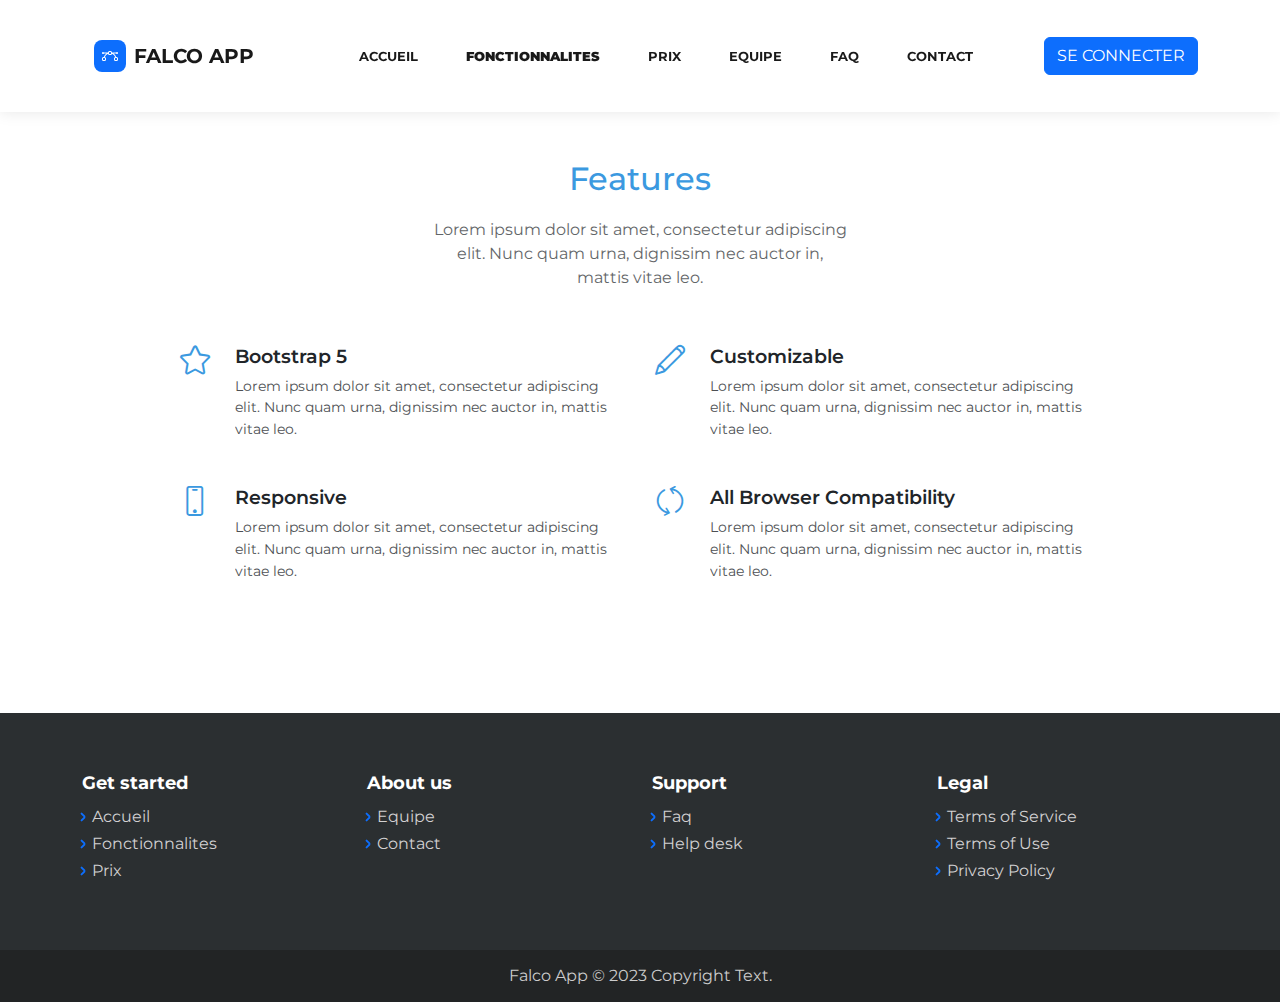
<file: features.html>
<!DOCTYPE html>
<html lang="en">

<head>
    <meta charset="utf-8">
    <meta name="viewport" content="width=device-width, initial-scale=1.0, shrink-to-fit=no">
    <title>Features - Brand</title>
    <link rel="stylesheet" href="assets/bootstrap/css/bootstrap.min.css">
    <link rel="stylesheet" href="https://fonts.googleapis.com/css?family=Montserrat:400,400i,700,700i,600,600i&amp;display=swap">
    <link rel="stylesheet" href="assets/fonts/simple-line-icons.min.css">
    <link rel="stylesheet" href="assets/css/animate.min.css">
    <link rel="stylesheet" href="assets/css/baguetteBox.min.css">
    <link rel="stylesheet" href="assets/css/Features-Image-icons.css">
    <link rel="stylesheet" href="assets/css/Features-Image-images.css">
    <link rel="stylesheet" href="assets/css/Pricing-Free-Paid-badges.css">
    <link rel="stylesheet" href="assets/css/vanilla-zoom.min.css">
</head>

<body>
    <nav class="navbar navbar-light navbar-expand-lg fixed-top bg-white clean-navbar">
        <div class="container"><button class="navbar-toggler" data-bs-toggle="collapse"><span class="visually-hidden">Toggle navigation</span><span class="navbar-toggler-icon"></span></button>
            <nav class="navbar navbar-light navbar-expand-md py-3">
                <div class="container"><a class="navbar-brand d-flex align-items-center" href="#"><span class="bs-icon-sm bs-icon-rounded bs-icon-primary d-flex justify-content-center align-items-center me-2 bs-icon" data-bss-hover-animate="jello"><svg xmlns="http://www.w3.org/2000/svg" width="1em" height="1em" fill="currentColor" viewBox="0 0 16 16" class="bi bi-bezier" data-bss-hover-animate="jello">
                                <path fill-rule="evenodd" d="M0 10.5A1.5 1.5 0 0 1 1.5 9h1A1.5 1.5 0 0 1 4 10.5v1A1.5 1.5 0 0 1 2.5 13h-1A1.5 1.5 0 0 1 0 11.5v-1zm1.5-.5a.5.5 0 0 0-.5.5v1a.5.5 0 0 0 .5.5h1a.5.5 0 0 0 .5-.5v-1a.5.5 0 0 0-.5-.5h-1zm10.5.5A1.5 1.5 0 0 1 13.5 9h1a1.5 1.5 0 0 1 1.5 1.5v1a1.5 1.5 0 0 1-1.5 1.5h-1a1.5 1.5 0 0 1-1.5-1.5v-1zm1.5-.5a.5.5 0 0 0-.5.5v1a.5.5 0 0 0 .5.5h1a.5.5 0 0 0 .5-.5v-1a.5.5 0 0 0-.5-.5h-1zM6 4.5A1.5 1.5 0 0 1 7.5 3h1A1.5 1.5 0 0 1 10 4.5v1A1.5 1.5 0 0 1 8.5 7h-1A1.5 1.5 0 0 1 6 5.5v-1zM7.5 4a.5.5 0 0 0-.5.5v1a.5.5 0 0 0 .5.5h1a.5.5 0 0 0 .5-.5v-1a.5.5 0 0 0-.5-.5h-1z"></path>
                                <path d="M6 4.5H1.866a1 1 0 1 0 0 1h2.668A6.517 6.517 0 0 0 1.814 9H2.5c.123 0 .244.015.358.043a5.517 5.517 0 0 1 3.185-3.185A1.503 1.503 0 0 1 6 5.5v-1zm3.957 1.358A1.5 1.5 0 0 0 10 5.5v-1h4.134a1 1 0 1 1 0 1h-2.668a6.517 6.517 0 0 1 2.72 3.5H13.5c-.123 0-.243.015-.358.043a5.517 5.517 0 0 0-3.185-3.185z"></path>
                            </svg></span><span data-bss-hover-animate="jello" style="font-weight: bold;">FALCO APP</span></a><button data-bs-toggle="collapse" class="navbar-toggler" data-bs-target="#navcol-3"><span class="visually-hidden">Toggle navigation</span><span class="navbar-toggler-icon"></span></button>
                    <div class="collapse navbar-collapse" id="navcol-3">
                        <ul class="navbar-nav mx-auto">
                            <li class="nav-item"><a class="nav-link active" href="#" style="margin-left: 81px;color: var(--bs-navbar-active-color);font-weight: bold;">Accueil</a></li>
                            <li class="nav-item"><a class="nav-link" href="#"><strong><span style="color: var(--bs-navbar-active-color);">FONCTIONNALITES</span></strong></a></li>
                            <li class="nav-item"><a class="nav-link" href="#" style="color: var(--bs-navbar-active-color);font-weight: bold;">PRIX</a></li>
                            <li class="nav-item"><a class="nav-link" href="#" style="color: var(--bs-navbar-active-color);font-weight: bold;">EQUIPE</a></li>
                            <li class="nav-item"><a class="nav-link" href="#" style="color: var(--bs-navbar-active-color);font-weight: bold;">FAQ</a></li>
                            <li class="nav-item"><a class="nav-link" href="#" style="color: var(--bs-navbar-active-color);font-weight: bold;">CONTACT</a></li>
                        </ul>
                    </div>
                </div>
            </nav><a class="btn btn-primary ms-auto" role="button" style="margin-left: -12px;" href="login.html">SE CONNECTER</a>
        </div>
    </nav>
    <main class="page">
        <section class="clean-block features">
            <div class="container">
                <div class="block-heading">
                    <h2 class="text-info">Features</h2>
                    <p>Lorem ipsum dolor sit amet, consectetur adipiscing elit. Nunc quam urna, dignissim nec auctor in, mattis vitae leo.</p>
                </div>
                <div class="row justify-content-center">
                    <div class="col-md-5 feature-box"><i class="icon-star icon"></i>
                        <h4>Bootstrap 5</h4>
                        <p>Lorem ipsum dolor sit amet, consectetur adipiscing elit. Nunc quam urna, dignissim nec auctor in, mattis vitae leo.</p>
                    </div>
                    <div class="col-md-5 feature-box"><i class="icon-pencil icon"></i>
                        <h4>Customizable</h4>
                        <p>Lorem ipsum dolor sit amet, consectetur adipiscing elit. Nunc quam urna, dignissim nec auctor in, mattis vitae leo.</p>
                    </div>
                    <div class="col-md-5 feature-box"><i class="icon-screen-smartphone icon"></i>
                        <h4>Responsive</h4>
                        <p>Lorem ipsum dolor sit amet, consectetur adipiscing elit. Nunc quam urna, dignissim nec auctor in, mattis vitae leo.</p>
                    </div>
                    <div class="col-md-5 feature-box"><i class="icon-refresh icon"></i>
                        <h4>All Browser Compatibility</h4>
                        <p>Lorem ipsum dolor sit amet, consectetur adipiscing elit. Nunc quam urna, dignissim nec auctor in, mattis vitae leo.</p>
                    </div>
                </div>
            </div>
        </section>
    </main>
    <footer class="page-footer dark">
        <div class="container">
            <div class="row">
                <div class="col-sm-3">
                    <h5>Get started</h5>
                    <ul>
                        <li><a href="#">Accueil</a></li>
                        <li><a href="#">Fonctionnalites</a></li>
                        <li><a href="#">Prix</a></li>
                    </ul>
                </div>
                <div class="col-sm-3">
                    <h5>About us</h5>
                    <ul>
                        <li><a href="#">Equipe</a></li>
                        <li><a href="#">Contact</a></li>
                    </ul>
                </div>
                <div class="col-sm-3">
                    <h5>Support</h5>
                    <ul>
                        <li><a href="#">Faq</a></li>
                        <li><a href="#">Help desk</a></li>
                    </ul>
                </div>
                <div class="col-sm-3">
                    <h5>Legal</h5>
                    <ul>
                        <li><a href="#">Terms of Service</a></li>
                        <li><a href="#">Terms of Use</a></li>
                        <li><a href="#">Privacy Policy</a></li>
                    </ul>
                </div>
            </div>
        </div>
        <div class="footer-copyright">
            <p>Falco App © 2023 Copyright Text.</p>
        </div>
    </footer>
    <script src="assets/bootstrap/js/bootstrap.min.js"></script>
    <script src="assets/js/bs-init.js"></script>
    <script src="assets/js/baguetteBox.min.js"></script>
    <script src="assets/js/vanilla-zoom.js"></script>
    <script src="assets/js/theme.js"></script>
</body>

</html>
</file>
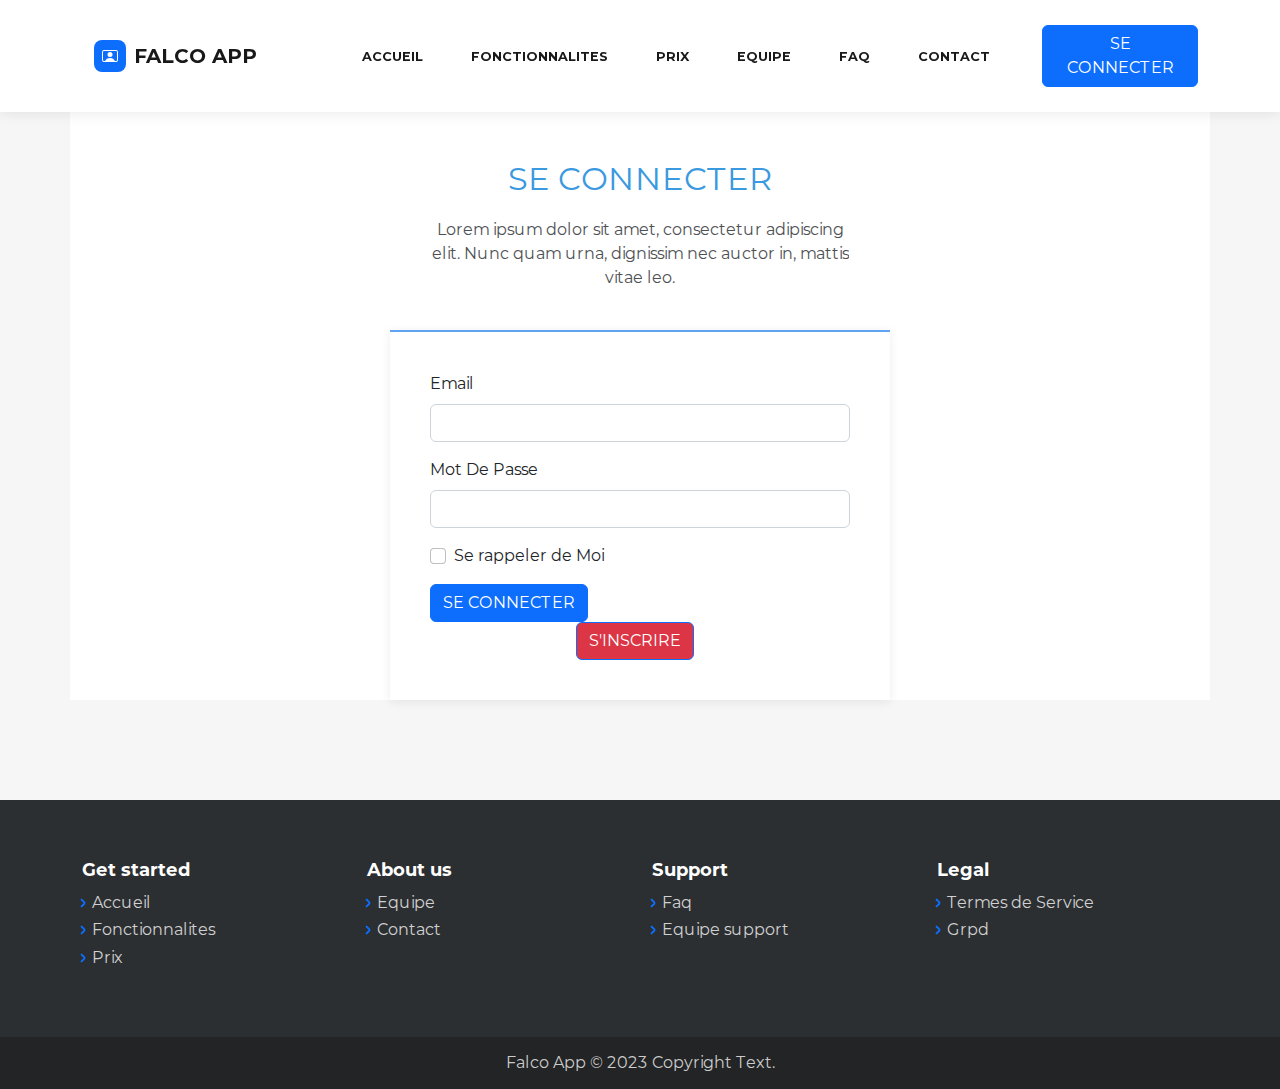
<file: login.html>
<!DOCTYPE html>
<html lang="en">

<head>
    <meta charset="utf-8">
    <meta name="viewport" content="width=device-width, initial-scale=1.0, shrink-to-fit=no">
    <title>Login - Brand</title>
    <link rel="stylesheet" href="assets/bootstrap/css/bootstrap.min.css">
    <link rel="stylesheet" href="https://cdnjs.cloudflare.com/ajax/libs/animate.css/3.5.2/animate.min.css">
    <link rel="stylesheet" href="assets/css/styles.min.css">
</head>

<body>
    <nav class="navbar navbar-light navbar-expand-lg fixed-top bg-white clean-navbar">
        <div class="container"><button class="navbar-toggler" data-bs-toggle="collapse"><span class="visually-hidden">Toggle navigation</span><span class="navbar-toggler-icon"></span></button>
            <nav class="navbar navbar-light navbar-expand-md py-3">
                <div class="container"><a class="navbar-brand d-flex align-items-center" href="index.html"><span class="bs-icon-sm bs-icon-rounded bs-icon-primary d-flex justify-content-center align-items-center me-2 bs-icon" data-bss-hover-animate="jello"><svg xmlns="http://www.w3.org/2000/svg" width="1em" height="1em" fill="currentColor" viewBox="0 0 16 16" class="bi bi-person-video" data-bss-hover-animate="jello">
                                <path d="M8 9.05a2.5 2.5 0 1 0 0-5 2.5 2.5 0 0 0 0 5Z"></path>
                                <path d="M2 2a2 2 0 0 0-2 2v8a2 2 0 0 0 2 2h12a2 2 0 0 0 2-2V4a2 2 0 0 0-2-2H2Zm10.798 11c-.453-1.27-1.76-3-4.798-3-3.037 0-4.345 1.73-4.798 3H2a1 1 0 0 1-1-1V4a1 1 0 0 1 1-1h12a1 1 0 0 1 1 1v8a1 1 0 0 1-1 1h-1.202Z"></path>
                            </svg></span><span data-bss-hover-animate="jello" style="font-weight: bold;">FALCO APP</span></a><button data-bs-toggle="collapse" class="navbar-toggler" data-bs-target="#navcol-3"><span class="visually-hidden">Toggle navigation</span><span class="navbar-toggler-icon"></span></button>
                    <div class="collapse navbar-collapse" id="navcol-3">
                        <ul class="navbar-nav mx-auto">
                            <li class="nav-item"><a class="nav-link active" href="index.html" style="margin-left: 81px;color: var(--bs-navbar-active-color);font-weight: bold;" data-bs-target="#">Accueil</a></li>
                            <li class="nav-item"><a class="nav-link" href="#"><strong><span style="color: var(--bs-navbar-active-color);">FONCTIONNALITES</span></strong></a></li>
                            <li class="nav-item"><a class="nav-link" href="#" style="color: var(--bs-navbar-active-color);font-weight: bold;">PRIX</a></li>
                            <li class="nav-item"><a class="nav-link" href="#" style="color: var(--bs-navbar-active-color);font-weight: bold;">EQUIPE</a></li>
                            <li class="nav-item"><a class="nav-link" href="faq.html" style="color: var(--bs-navbar-active-color);font-weight: bold;">FAQ</a></li>
                            <li class="nav-item"><a class="nav-link" href="contact-us.html" style="color: var(--bs-navbar-active-color);font-weight: bold;">CONTACT</a></li>
                        </ul>
                    </div>
                </div>
            </nav><a class="btn btn-primary ms-auto" role="button" style="margin-left: -12px;" href="login.html">SE CONNECTER</a>
        </div>
    </nav>
    <main class="page login-page">
        <section class="clean-block clean-form dark">
            <div class="container" style="background: var(--bs-white);">
                <div class="block-heading">
                    <h2 class="text-info">SE CONNECTER</h2>
                    <p>Lorem ipsum dolor sit amet, consectetur adipiscing elit. Nunc quam urna, dignissim nec auctor in, mattis vitae leo.</p>
                </div>
                <form>
                    <div class="mb-3"><label class="form-label" for="email">Email</label><input class="form-control item" type="email" id="email"></div>
                    <div class="mb-3"><label class="form-label" for="password">Mot De Passe</label><input class="form-control" type="password" id="password"></div>
                    <div class="mb-3">
                        <div class="form-check"><input class="form-check-input" type="checkbox" id="checkbox"><label class="form-check-label" for="checkbox">Se rappeler de Moi</label></div>
                    </div><button class="btn btn-primary" type="submit">SE CONNECTER</button><button class="btn btn-primary" type="submit" style="margin-left: 146px;background: var(--bs-red);">S'INSCRIRE</button>
                </form>
            </div>
        </section>
    </main>
    <footer class="page-footer dark">
        <div class="container">
            <div class="row">
                <div class="col-sm-3">
                    <h5>Get started</h5>
                    <ul>
                        <li><a href="#">Accueil</a></li>
                        <li><a href="#">Fonctionnalites</a></li>
                        <li><a href="#">Prix</a></li>
                    </ul>
                </div>
                <div class="col-sm-3">
                    <h5>About us</h5>
                    <ul>
                        <li><a href="#">Equipe</a></li>
                        <li><a href="#">Contact</a></li>
                    </ul>
                </div>
                <div class="col-sm-3">
                    <h5>Support</h5>
                    <ul>
                        <li><a href="#">Faq</a></li>
                        <li><a href="#">Equipe support</a></li>
                    </ul>
                </div>
                <div class="col-sm-3">
                    <h5>Legal</h5>
                    <ul>
                        <li><a href="#">Termes de Service</a></li>
                        <li><a href="#">Grpd</a></li>
                    </ul>
                </div>
            </div>
        </div>
        <div class="footer-copyright">
            <p>Falco App © 2023 Copyright Text.</p>
        </div>
    </footer>
    <script src="https://cdn.jsdelivr.net/npm/bootstrap@5.2.3/dist/js/bootstrap.bundle.min.js"></script>
    <script src="assets/js/script.min.js"></script>
</body>

</html>
</file>
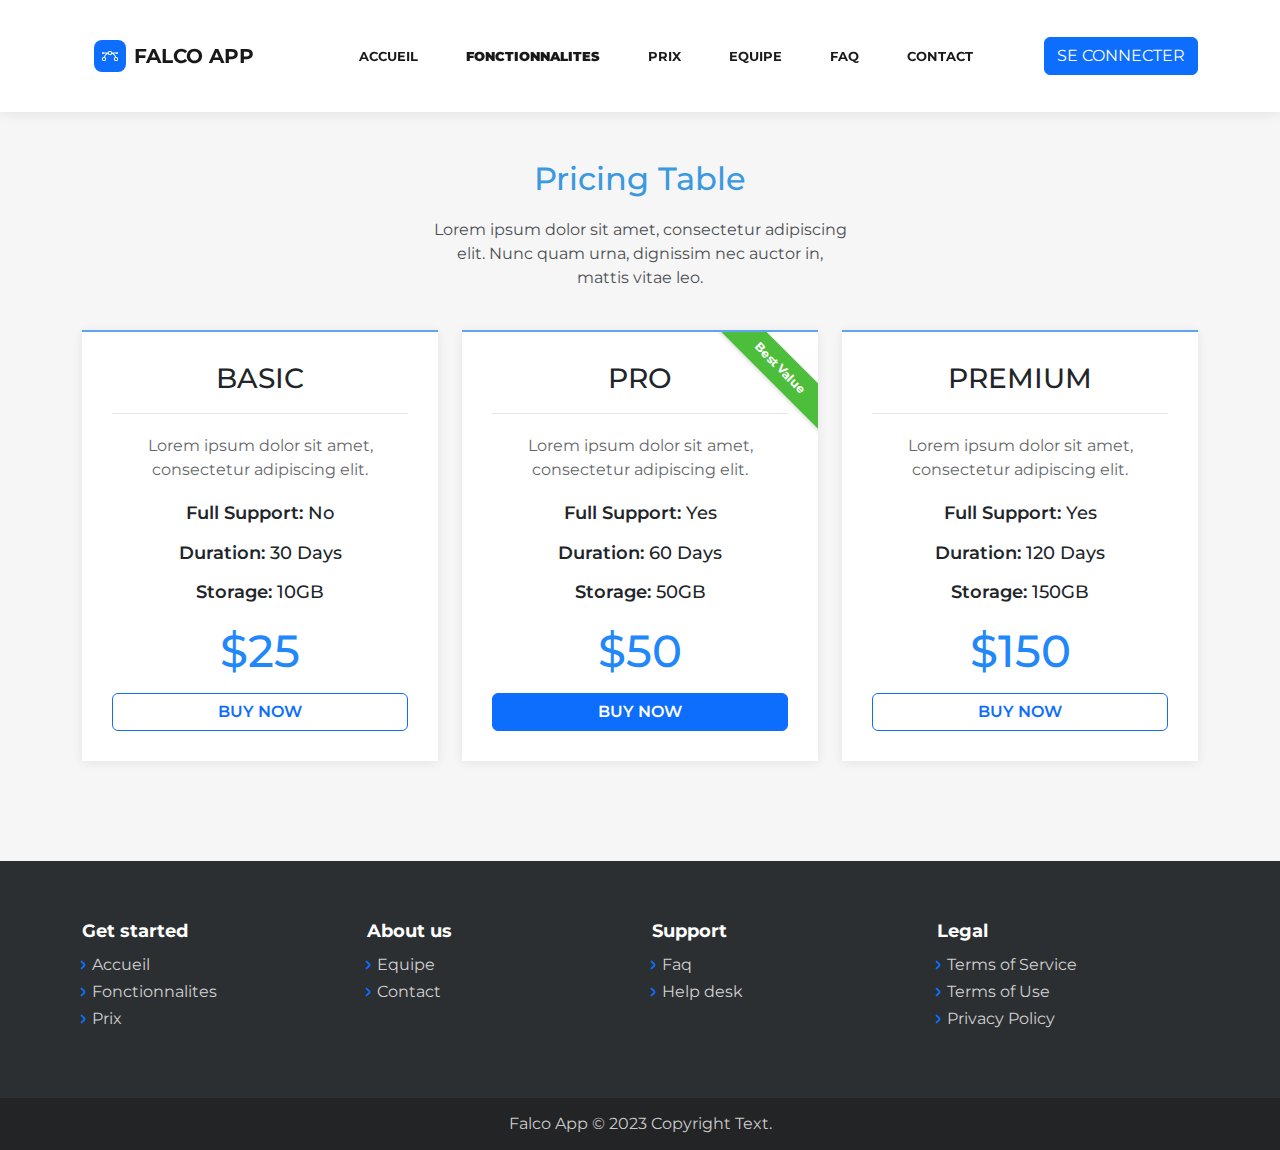
<file: pricing.html>
<!DOCTYPE html>
<html lang="en">

<head>
    <meta charset="utf-8">
    <meta name="viewport" content="width=device-width, initial-scale=1.0, shrink-to-fit=no">
    <title>Pricing - Brand</title>
    <link rel="stylesheet" href="assets/bootstrap/css/bootstrap.min.css">
    <link rel="stylesheet" href="https://fonts.googleapis.com/css?family=Montserrat:400,400i,700,700i,600,600i&amp;display=swap">
    <link rel="stylesheet" href="assets/css/animate.min.css">
    <link rel="stylesheet" href="assets/css/baguetteBox.min.css">
    <link rel="stylesheet" href="assets/css/Features-Image-icons.css">
    <link rel="stylesheet" href="assets/css/Features-Image-images.css">
    <link rel="stylesheet" href="assets/css/Pricing-Free-Paid-badges.css">
    <link rel="stylesheet" href="assets/css/vanilla-zoom.min.css">
</head>

<body>
    <nav class="navbar navbar-light navbar-expand-lg fixed-top bg-white clean-navbar">
        <div class="container"><button class="navbar-toggler" data-bs-toggle="collapse"><span class="visually-hidden">Toggle navigation</span><span class="navbar-toggler-icon"></span></button>
            <nav class="navbar navbar-light navbar-expand-md py-3">
                <div class="container"><a class="navbar-brand d-flex align-items-center" href="#"><span class="bs-icon-sm bs-icon-rounded bs-icon-primary d-flex justify-content-center align-items-center me-2 bs-icon" data-bss-hover-animate="jello"><svg xmlns="http://www.w3.org/2000/svg" width="1em" height="1em" fill="currentColor" viewBox="0 0 16 16" class="bi bi-bezier" data-bss-hover-animate="jello">
                                <path fill-rule="evenodd" d="M0 10.5A1.5 1.5 0 0 1 1.5 9h1A1.5 1.5 0 0 1 4 10.5v1A1.5 1.5 0 0 1 2.5 13h-1A1.5 1.5 0 0 1 0 11.5v-1zm1.5-.5a.5.5 0 0 0-.5.5v1a.5.5 0 0 0 .5.5h1a.5.5 0 0 0 .5-.5v-1a.5.5 0 0 0-.5-.5h-1zm10.5.5A1.5 1.5 0 0 1 13.5 9h1a1.5 1.5 0 0 1 1.5 1.5v1a1.5 1.5 0 0 1-1.5 1.5h-1a1.5 1.5 0 0 1-1.5-1.5v-1zm1.5-.5a.5.5 0 0 0-.5.5v1a.5.5 0 0 0 .5.5h1a.5.5 0 0 0 .5-.5v-1a.5.5 0 0 0-.5-.5h-1zM6 4.5A1.5 1.5 0 0 1 7.5 3h1A1.5 1.5 0 0 1 10 4.5v1A1.5 1.5 0 0 1 8.5 7h-1A1.5 1.5 0 0 1 6 5.5v-1zM7.5 4a.5.5 0 0 0-.5.5v1a.5.5 0 0 0 .5.5h1a.5.5 0 0 0 .5-.5v-1a.5.5 0 0 0-.5-.5h-1z"></path>
                                <path d="M6 4.5H1.866a1 1 0 1 0 0 1h2.668A6.517 6.517 0 0 0 1.814 9H2.5c.123 0 .244.015.358.043a5.517 5.517 0 0 1 3.185-3.185A1.503 1.503 0 0 1 6 5.5v-1zm3.957 1.358A1.5 1.5 0 0 0 10 5.5v-1h4.134a1 1 0 1 1 0 1h-2.668a6.517 6.517 0 0 1 2.72 3.5H13.5c-.123 0-.243.015-.358.043a5.517 5.517 0 0 0-3.185-3.185z"></path>
                            </svg></span><span data-bss-hover-animate="jello" style="font-weight: bold;">FALCO APP</span></a><button data-bs-toggle="collapse" class="navbar-toggler" data-bs-target="#navcol-3"><span class="visually-hidden">Toggle navigation</span><span class="navbar-toggler-icon"></span></button>
                    <div class="collapse navbar-collapse" id="navcol-3">
                        <ul class="navbar-nav mx-auto">
                            <li class="nav-item"><a class="nav-link active" href="#" style="margin-left: 81px;color: var(--bs-navbar-active-color);font-weight: bold;">Accueil</a></li>
                            <li class="nav-item"><a class="nav-link" href="#"><strong><span style="color: var(--bs-navbar-active-color);">FONCTIONNALITES</span></strong></a></li>
                            <li class="nav-item"><a class="nav-link" href="#" style="color: var(--bs-navbar-active-color);font-weight: bold;">PRIX</a></li>
                            <li class="nav-item"><a class="nav-link" href="#" style="color: var(--bs-navbar-active-color);font-weight: bold;">EQUIPE</a></li>
                            <li class="nav-item"><a class="nav-link" href="#" style="color: var(--bs-navbar-active-color);font-weight: bold;">FAQ</a></li>
                            <li class="nav-item"><a class="nav-link" href="#" style="color: var(--bs-navbar-active-color);font-weight: bold;">CONTACT</a></li>
                        </ul>
                    </div>
                </div>
            </nav><a class="btn btn-primary ms-auto" role="button" style="margin-left: -12px;" href="login.html">SE CONNECTER</a>
        </div>
    </nav>
    <main class="page pricing-table-page">
        <section class="clean-block clean-pricing dark">
            <div class="container">
                <div class="block-heading">
                    <h2 class="text-info">Pricing Table</h2>
                    <p>Lorem ipsum dolor sit amet, consectetur adipiscing elit. Nunc quam urna, dignissim nec auctor in, mattis vitae leo.</p>
                </div>
                <div class="row justify-content-center">
                    <div class="col-md-5 col-lg-4">
                        <div class="clean-pricing-item">
                            <div class="heading">
                                <h3>BASIC</h3>
                            </div>
                            <p>Lorem ipsum dolor sit amet, consectetur adipiscing elit.</p>
                            <div class="features">
                                <h4><span class="feature">Full Support:&nbsp;</span><span>No</span></h4>
                                <h4><span class="feature">Duration:&nbsp;</span><span>30 Days</span></h4>
                                <h4><span class="feature">Storage:&nbsp;</span><span>10GB</span></h4>
                            </div>
                            <div class="price">
                                <h4>$25</h4>
                            </div><button class="btn btn-outline-primary d-block w-100" type="button">BUY NOW</button>
                        </div>
                    </div>
                    <div class="col-md-5 col-lg-4">
                        <div class="clean-pricing-item">
                            <div class="ribbon"><span>Best Value</span></div>
                            <div class="heading">
                                <h3>PRO</h3>
                            </div>
                            <p>Lorem ipsum dolor sit amet, consectetur adipiscing elit.</p>
                            <div class="features">
                                <h4><span class="feature">Full Support:&nbsp;</span><span>Yes</span></h4>
                                <h4><span class="feature">Duration:&nbsp;</span><span>60 Days</span></h4>
                                <h4><span class="feature">Storage:&nbsp;</span><span>50GB</span></h4>
                            </div>
                            <div class="price">
                                <h4>$50</h4>
                            </div><button class="btn btn-primary d-block w-100" type="button">BUY NOW</button>
                        </div>
                    </div>
                    <div class="col-md-5 col-lg-4">
                        <div class="clean-pricing-item">
                            <div class="heading">
                                <h3>PREMIUM</h3>
                            </div>
                            <p>Lorem ipsum dolor sit amet, consectetur adipiscing elit.</p>
                            <div class="features">
                                <h4><span class="feature">Full Support:&nbsp;</span><span>Yes</span></h4>
                                <h4><span class="feature">Duration:&nbsp;</span><span>120 Days</span></h4>
                                <h4><span class="feature">Storage:&nbsp;</span><span>150GB</span></h4>
                            </div>
                            <div class="price">
                                <h4>$150</h4>
                            </div><button class="btn btn-outline-primary d-block w-100" type="button">BUY NOW</button>
                        </div>
                    </div>
                </div>
            </div>
        </section>
    </main>
    <footer class="page-footer dark">
        <div class="container">
            <div class="row">
                <div class="col-sm-3">
                    <h5>Get started</h5>
                    <ul>
                        <li><a href="#">Accueil</a></li>
                        <li><a href="#">Fonctionnalites</a></li>
                        <li><a href="#">Prix</a></li>
                    </ul>
                </div>
                <div class="col-sm-3">
                    <h5>About us</h5>
                    <ul>
                        <li><a href="#">Equipe</a></li>
                        <li><a href="#">Contact</a></li>
                    </ul>
                </div>
                <div class="col-sm-3">
                    <h5>Support</h5>
                    <ul>
                        <li><a href="#">Faq</a></li>
                        <li><a href="#">Help desk</a></li>
                    </ul>
                </div>
                <div class="col-sm-3">
                    <h5>Legal</h5>
                    <ul>
                        <li><a href="#">Terms of Service</a></li>
                        <li><a href="#">Terms of Use</a></li>
                        <li><a href="#">Privacy Policy</a></li>
                    </ul>
                </div>
            </div>
        </div>
        <div class="footer-copyright">
            <p>Falco App © 2023 Copyright Text.</p>
        </div>
    </footer>
    <script src="assets/bootstrap/js/bootstrap.min.js"></script>
    <script src="assets/js/bs-init.js"></script>
    <script src="assets/js/baguetteBox.min.js"></script>
    <script src="assets/js/vanilla-zoom.js"></script>
    <script src="assets/js/theme.js"></script>
</body>

</html>
</file>
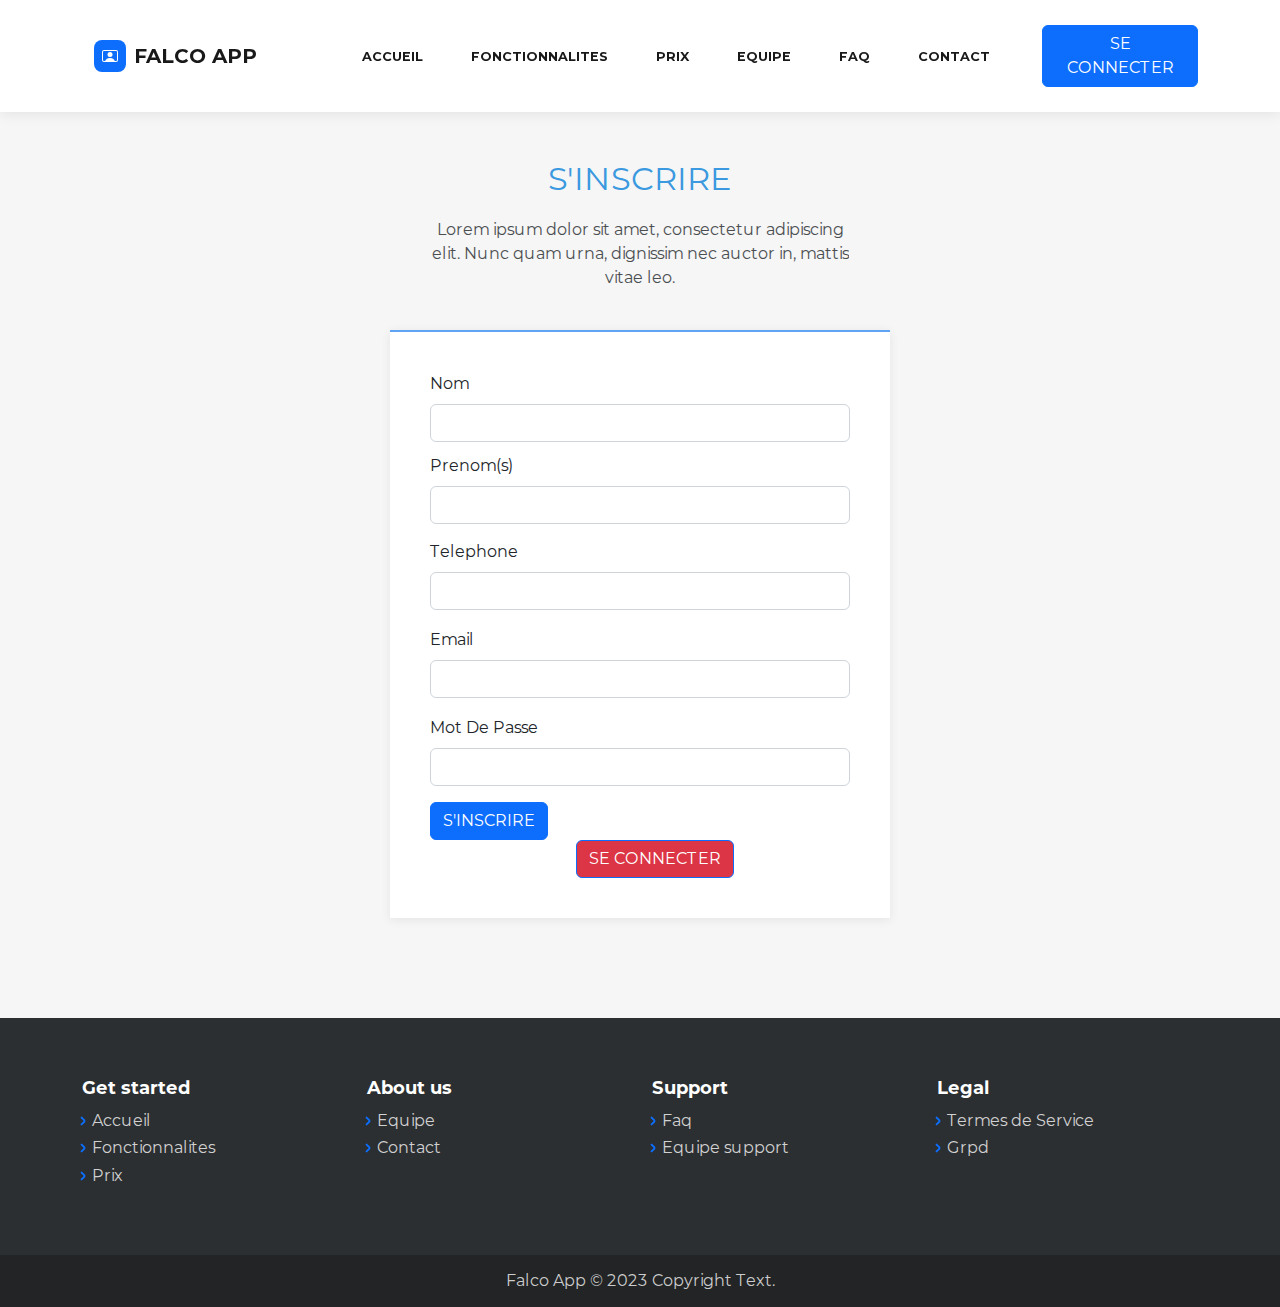
<file: registration.html>
<!DOCTYPE html>
<html lang="en">

<head>
    <meta charset="utf-8">
    <meta name="viewport" content="width=device-width, initial-scale=1.0, shrink-to-fit=no">
    <title>Register - Brand</title>
    <link rel="stylesheet" href="assets/bootstrap/css/bootstrap.min.css">
    <link rel="stylesheet" href="https://cdnjs.cloudflare.com/ajax/libs/animate.css/3.5.2/animate.min.css">
    <link rel="stylesheet" href="assets/css/styles.min.css">
</head>

<body>
    <nav class="navbar navbar-light navbar-expand-lg fixed-top bg-white clean-navbar">
        <div class="container"><button class="navbar-toggler" data-bs-toggle="collapse"><span class="visually-hidden">Toggle navigation</span><span class="navbar-toggler-icon"></span></button>
            <nav class="navbar navbar-light navbar-expand-md py-3">
                <div class="container"><a class="navbar-brand d-flex align-items-center" href="index.html"><span class="bs-icon-sm bs-icon-rounded bs-icon-primary d-flex justify-content-center align-items-center me-2 bs-icon" data-bss-hover-animate="jello"><svg xmlns="http://www.w3.org/2000/svg" width="1em" height="1em" fill="currentColor" viewBox="0 0 16 16" class="bi bi-person-video" data-bss-hover-animate="jello">
                                <path d="M8 9.05a2.5 2.5 0 1 0 0-5 2.5 2.5 0 0 0 0 5Z"></path>
                                <path d="M2 2a2 2 0 0 0-2 2v8a2 2 0 0 0 2 2h12a2 2 0 0 0 2-2V4a2 2 0 0 0-2-2H2Zm10.798 11c-.453-1.27-1.76-3-4.798-3-3.037 0-4.345 1.73-4.798 3H2a1 1 0 0 1-1-1V4a1 1 0 0 1 1-1h12a1 1 0 0 1 1 1v8a1 1 0 0 1-1 1h-1.202Z"></path>
                            </svg></span><span data-bss-hover-animate="jello" style="font-weight: bold;">FALCO APP</span></a><button data-bs-toggle="collapse" class="navbar-toggler" data-bs-target="#navcol-3"><span class="visually-hidden">Toggle navigation</span><span class="navbar-toggler-icon"></span></button>
                    <div class="collapse navbar-collapse" id="navcol-3">
                        <ul class="navbar-nav mx-auto">
                            <li class="nav-item"><a class="nav-link active" href="index.html" style="margin-left: 81px;color: var(--bs-navbar-active-color);font-weight: bold;" data-bs-target="#">Accueil</a></li>
                            <li class="nav-item"><a class="nav-link" href="#"><strong><span style="color: var(--bs-navbar-active-color);">FONCTIONNALITES</span></strong></a></li>
                            <li class="nav-item"><a class="nav-link" href="#" style="color: var(--bs-navbar-active-color);font-weight: bold;">PRIX</a></li>
                            <li class="nav-item"><a class="nav-link" href="#" style="color: var(--bs-navbar-active-color);font-weight: bold;">EQUIPE</a></li>
                            <li class="nav-item"><a class="nav-link" href="faq.html" style="color: var(--bs-navbar-active-color);font-weight: bold;">FAQ</a></li>
                            <li class="nav-item"><a class="nav-link" href="contact-us.html" style="color: var(--bs-navbar-active-color);font-weight: bold;">CONTACT</a></li>
                        </ul>
                    </div>
                </div>
            </nav><a class="btn btn-primary ms-auto" role="button" style="margin-left: -12px;" href="login.html">SE CONNECTER</a>
        </div>
    </nav>
    <main class="page registration-page">
        <section class="clean-block clean-form dark">
            <div class="container">
                <div class="block-heading">
                    <h2 class="text-info">S'INSCRIRE</h2>
                    <p>Lorem ipsum dolor sit amet, consectetur adipiscing elit. Nunc quam urna, dignissim nec auctor in, mattis vitae leo.</p>
                </div>
                <form>
                    <div class="mb-3"><label class="form-label" for="name">Nom</label><input class="form-control item" type="text" id="name"><label class="form-label" for="name" style="margin-top: 12px;">Prenom(s)</label><input class="form-control item" type="text" id="name-1"></div><label class="form-label" for="email">Telephone</label><input class="form-control item" type="email" id="email">
                    <div class="mb-3"><label class="form-label" for="password" style="margin-top: 18px;">Email</label><input class="form-control item" type="password" id="password"><label class="form-label" for="password" style="margin-top: 18px;">Mot De Passe</label><input class="form-control item" type="password" id="password-1"></div>
                    <div class="mb-3"></div><button class="btn btn-primary" type="submit">S'INSCRIRE</button><a class="btn btn-primary" role="button" href="login.html" style="margin-left: 146px;background: var(--bs-red);">SE CONNECTER</a>
                </form>
            </div>
        </section>
    </main>
    <footer class="page-footer dark">
        <div class="container">
            <div class="row">
                <div class="col-sm-3">
                    <h5>Get started</h5>
                    <ul>
                        <li><a href="#">Accueil</a></li>
                        <li><a href="#">Fonctionnalites</a></li>
                        <li><a href="#">Prix</a></li>
                    </ul>
                </div>
                <div class="col-sm-3">
                    <h5>About us</h5>
                    <ul>
                        <li><a href="#">Equipe</a></li>
                        <li><a href="#">Contact</a></li>
                    </ul>
                </div>
                <div class="col-sm-3">
                    <h5>Support</h5>
                    <ul>
                        <li><a href="#">Faq</a></li>
                        <li><a href="#">Equipe support</a></li>
                    </ul>
                </div>
                <div class="col-sm-3">
                    <h5>Legal</h5>
                    <ul>
                        <li><a href="#">Termes de Service</a></li>
                        <li><a href="#">Grpd</a></li>
                    </ul>
                </div>
            </div>
        </div>
        <div class="footer-copyright">
            <p>Falco App © 2023 Copyright Text.</p>
        </div>
    </footer>
    <script src="https://cdn.jsdelivr.net/npm/bootstrap@5.2.3/dist/js/bootstrap.bundle.min.js"></script>
    <script src="assets/js/script.min.js"></script>
</body>

</html>
</file>
<file: assets/css/Features-Image-icons.css>
.bs-icon {
  --bs-icon-size: .75rem;
  display: flex;
  flex-shrink: 0;
  justify-content: center;
  align-items: center;
  font-size: var(--bs-icon-size);
  width: calc(var(--bs-icon-size) * 2);
  height: calc(var(--bs-icon-size) * 2);
  color: var(--bs-primary);
}

.bs-icon-xs {
  --bs-icon-size: 1rem;
  width: calc(var(--bs-icon-size) * 1.5);
  height: calc(var(--bs-icon-size) * 1.5);
}

.bs-icon-sm {
  --bs-icon-size: 1rem;
}

.bs-icon-md {
  --bs-icon-size: 1.5rem;
}

.bs-icon-lg {
  --bs-icon-size: 2rem;
}

.bs-icon-xl {
  --bs-icon-size: 2.5rem;
}

.bs-icon.bs-icon-primary {
  color: var(--bs-white);
  background: var(--bs-primary);
}

.bs-icon.bs-icon-primary-light {
  color: var(--bs-primary);
  background: rgba(var(--bs-primary-rgb), .2);
}

.bs-icon.bs-icon-semi-white {
  color: var(--bs-primary);
  background: rgba(255, 255, 255, .5);
}

.bs-icon.bs-icon-rounded {
  border-radius: .5rem;
}

.bs-icon.bs-icon-circle {
  border-radius: 50%;
}
</file>
<file: assets/css/Features-Image-images.css>
.fit-cover {
  object-fit: cover;
}
</file>
<file: assets/css/Pricing-Free-Paid-badges.css>
.bg-white-300 {
  background: rgba(255, 255, 255, 0.3) !important;
}

.rounded-bottom-left {
  border-radius: 0;
  border-bottom-left-radius: .25rem!important;
}

.rounded-bottom-right {
  border-radius: 0;
  border-bottom-right-radius: .25rem!important;
}
</file>
<file: assets/css/styles.min.css>
@font-face{font-family:Montserrat;src:url(../../assets/fonts/JTUQjIg1_i6t8kCHKm459WxRxC7m0dR9pBOi.woff2) format('woff2');font-weight:400;font-style:italic;font-display:swap;unicode-range:U+0460-052F,U+1C80-1C88,U+20B4,U+2DE0-2DFF,U+A640-A69F,U+FE2E-FE2F}@font-face{font-family:Montserrat;src:url(../../assets/fonts/JTUQjIg1_i6t8kCHKm459WxRzS7m0dR9pBOi.woff2) format('woff2');font-weight:400;font-style:italic;font-display:swap;unicode-range:U+0301,U+0400-045F,U+0490-0491,U+04B0-04B1,U+2116}@font-face{font-family:Montserrat;src:url(../../assets/fonts/JTUQjIg1_i6t8kCHKm459WxRxi7m0dR9pBOi.woff2) format('woff2');font-weight:400;font-style:italic;font-display:swap;unicode-range:U+0102-0103,U+0110-0111,U+0128-0129,U+0168-0169,U+01A0-01A1,U+01AF-01B0,U+0300-0301,U+0303-0304,U+0308-0309,U+0323,U+0329,U+1EA0-1EF9,U+20AB}@font-face{font-family:Montserrat;src:url(../../assets/fonts/JTUQjIg1_i6t8kCHKm459WxRxy7m0dR9pBOi.woff2) format('woff2');font-weight:400;font-style:italic;font-display:swap;unicode-range:U+0100-02AF,U+0304,U+0308,U+0329,U+1E00-1E9F,U+1EF2-1EFF,U+2020,U+20A0-20AB,U+20AD-20CF,U+2113,U+2C60-2C7F,U+A720-A7FF}@font-face{font-family:Montserrat;src:url(../../assets/fonts/JTUQjIg1_i6t8kCHKm459WxRyS7m0dR9pA.woff2) format('woff2');font-weight:400;font-style:italic;font-display:swap;unicode-range:U+0000-00FF,U+0131,U+0152-0153,U+02BB-02BC,U+02C6,U+02DA,U+02DC,U+0304,U+0308,U+0329,U+2000-206F,U+2074,U+20AC,U+2122,U+2191,U+2193,U+2212,U+2215,U+FEFF,U+FFFD}@font-face{font-family:Montserrat;src:url(../../assets/fonts/JTUQjIg1_i6t8kCHKm459WxRxC7m0dR9pBOi.woff2) format('woff2');font-weight:600;font-style:italic;font-display:swap;unicode-range:U+0460-052F,U+1C80-1C88,U+20B4,U+2DE0-2DFF,U+A640-A69F,U+FE2E-FE2F}@font-face{font-family:Montserrat;src:url(../../assets/fonts/JTUQjIg1_i6t8kCHKm459WxRzS7m0dR9pBOi.woff2) format('woff2');font-weight:600;font-style:italic;font-display:swap;unicode-range:U+0301,U+0400-045F,U+0490-0491,U+04B0-04B1,U+2116}@font-face{font-family:Montserrat;src:url(../../assets/fonts/JTUQjIg1_i6t8kCHKm459WxRxi7m0dR9pBOi.woff2) format('woff2');font-weight:600;font-style:italic;font-display:swap;unicode-range:U+0102-0103,U+0110-0111,U+0128-0129,U+0168-0169,U+01A0-01A1,U+01AF-01B0,U+0300-0301,U+0303-0304,U+0308-0309,U+0323,U+0329,U+1EA0-1EF9,U+20AB}@font-face{font-family:Montserrat;src:url(../../assets/fonts/JTUQjIg1_i6t8kCHKm459WxRxy7m0dR9pBOi.woff2) format('woff2');font-weight:600;font-style:italic;font-display:swap;unicode-range:U+0100-02AF,U+0304,U+0308,U+0329,U+1E00-1E9F,U+1EF2-1EFF,U+2020,U+20A0-20AB,U+20AD-20CF,U+2113,U+2C60-2C7F,U+A720-A7FF}@font-face{font-family:Montserrat;src:url(../../assets/fonts/JTUQjIg1_i6t8kCHKm459WxRyS7m0dR9pA.woff2) format('woff2');font-weight:600;font-style:italic;font-display:swap;unicode-range:U+0000-00FF,U+0131,U+0152-0153,U+02BB-02BC,U+02C6,U+02DA,U+02DC,U+0304,U+0308,U+0329,U+2000-206F,U+2074,U+20AC,U+2122,U+2191,U+2193,U+2212,U+2215,U+FEFF,U+FFFD}@font-face{font-family:Montserrat;src:url(../../assets/fonts/JTUQjIg1_i6t8kCHKm459WxRxC7m0dR9pBOi.woff2) format('woff2');font-weight:700;font-style:italic;font-display:swap;unicode-range:U+0460-052F,U+1C80-1C88,U+20B4,U+2DE0-2DFF,U+A640-A69F,U+FE2E-FE2F}@font-face{font-family:Montserrat;src:url(../../assets/fonts/JTUQjIg1_i6t8kCHKm459WxRzS7m0dR9pBOi.woff2) format('woff2');font-weight:700;font-style:italic;font-display:swap;unicode-range:U+0301,U+0400-045F,U+0490-0491,U+04B0-04B1,U+2116}@font-face{font-family:Montserrat;src:url(../../assets/fonts/JTUQjIg1_i6t8kCHKm459WxRxi7m0dR9pBOi.woff2) format('woff2');font-weight:700;font-style:italic;font-display:swap;unicode-range:U+0102-0103,U+0110-0111,U+0128-0129,U+0168-0169,U+01A0-01A1,U+01AF-01B0,U+0300-0301,U+0303-0304,U+0308-0309,U+0323,U+0329,U+1EA0-1EF9,U+20AB}@font-face{font-family:Montserrat;src:url(../../assets/fonts/JTUQjIg1_i6t8kCHKm459WxRxy7m0dR9pBOi.woff2) format('woff2');font-weight:700;font-style:italic;font-display:swap;unicode-range:U+0100-02AF,U+0304,U+0308,U+0329,U+1E00-1E9F,U+1EF2-1EFF,U+2020,U+20A0-20AB,U+20AD-20CF,U+2113,U+2C60-2C7F,U+A720-A7FF}@font-face{font-family:Montserrat;src:url(../../assets/fonts/JTUQjIg1_i6t8kCHKm459WxRyS7m0dR9pA.woff2) format('woff2');font-weight:700;font-style:italic;font-display:swap;unicode-range:U+0000-00FF,U+0131,U+0152-0153,U+02BB-02BC,U+02C6,U+02DA,U+02DC,U+0304,U+0308,U+0329,U+2000-206F,U+2074,U+20AC,U+2122,U+2191,U+2193,U+2212,U+2215,U+FEFF,U+FFFD}@font-face{font-family:Montserrat;src:url(../../assets/fonts/JTUSjIg1_i6t8kCHKm459WRhyyTh89ZNpQ.woff2) format('woff2');font-weight:400;font-style:normal;font-display:swap;unicode-range:U+0460-052F,U+1C80-1C88,U+20B4,U+2DE0-2DFF,U+A640-A69F,U+FE2E-FE2F}@font-face{font-family:Montserrat;src:url(../../assets/fonts/JTUSjIg1_i6t8kCHKm459W1hyyTh89ZNpQ.woff2) format('woff2');font-weight:400;font-style:normal;font-display:swap;unicode-range:U+0301,U+0400-045F,U+0490-0491,U+04B0-04B1,U+2116}@font-face{font-family:Montserrat;src:url(../../assets/fonts/JTUSjIg1_i6t8kCHKm459WZhyyTh89ZNpQ.woff2) format('woff2');font-weight:400;font-style:normal;font-display:swap;unicode-range:U+0102-0103,U+0110-0111,U+0128-0129,U+0168-0169,U+01A0-01A1,U+01AF-01B0,U+0300-0301,U+0303-0304,U+0308-0309,U+0323,U+0329,U+1EA0-1EF9,U+20AB}@font-face{font-family:Montserrat;src:url(../../assets/fonts/JTUSjIg1_i6t8kCHKm459WdhyyTh89ZNpQ.woff2) format('woff2');font-weight:400;font-style:normal;font-display:swap;unicode-range:U+0100-02AF,U+0304,U+0308,U+0329,U+1E00-1E9F,U+1EF2-1EFF,U+2020,U+20A0-20AB,U+20AD-20CF,U+2113,U+2C60-2C7F,U+A720-A7FF}@font-face{font-family:Montserrat;src:url(../../assets/fonts/JTUSjIg1_i6t8kCHKm459WlhyyTh89Y.woff2) format('woff2');font-weight:400;font-style:normal;font-display:swap;unicode-range:U+0000-00FF,U+0131,U+0152-0153,U+02BB-02BC,U+02C6,U+02DA,U+02DC,U+0304,U+0308,U+0329,U+2000-206F,U+2074,U+20AC,U+2122,U+2191,U+2193,U+2212,U+2215,U+FEFF,U+FFFD}@font-face{font-family:Montserrat;src:url(../../assets/fonts/JTUSjIg1_i6t8kCHKm459WRhyyTh89ZNpQ.woff2) format('woff2');font-weight:600;font-style:normal;font-display:swap;unicode-range:U+0460-052F,U+1C80-1C88,U+20B4,U+2DE0-2DFF,U+A640-A69F,U+FE2E-FE2F}@font-face{font-family:Montserrat;src:url(../../assets/fonts/JTUSjIg1_i6t8kCHKm459W1hyyTh89ZNpQ.woff2) format('woff2');font-weight:600;font-style:normal;font-display:swap;unicode-range:U+0301,U+0400-045F,U+0490-0491,U+04B0-04B1,U+2116}@font-face{font-family:Montserrat;src:url(../../assets/fonts/JTUSjIg1_i6t8kCHKm459WZhyyTh89ZNpQ.woff2) format('woff2');font-weight:600;font-style:normal;font-display:swap;unicode-range:U+0102-0103,U+0110-0111,U+0128-0129,U+0168-0169,U+01A0-01A1,U+01AF-01B0,U+0300-0301,U+0303-0304,U+0308-0309,U+0323,U+0329,U+1EA0-1EF9,U+20AB}@font-face{font-family:Montserrat;src:url(../../assets/fonts/JTUSjIg1_i6t8kCHKm459WdhyyTh89ZNpQ.woff2) format('woff2');font-weight:600;font-style:normal;font-display:swap;unicode-range:U+0100-02AF,U+0304,U+0308,U+0329,U+1E00-1E9F,U+1EF2-1EFF,U+2020,U+20A0-20AB,U+20AD-20CF,U+2113,U+2C60-2C7F,U+A720-A7FF}@font-face{font-family:Montserrat;src:url(../../assets/fonts/JTUSjIg1_i6t8kCHKm459WlhyyTh89Y.woff2) format('woff2');font-weight:600;font-style:normal;font-display:swap;unicode-range:U+0000-00FF,U+0131,U+0152-0153,U+02BB-02BC,U+02C6,U+02DA,U+02DC,U+0304,U+0308,U+0329,U+2000-206F,U+2074,U+20AC,U+2122,U+2191,U+2193,U+2212,U+2215,U+FEFF,U+FFFD}@font-face{font-family:Montserrat;src:url(../../assets/fonts/JTUSjIg1_i6t8kCHKm459WRhyyTh89ZNpQ.woff2) format('woff2');font-weight:700;font-style:normal;font-display:swap;unicode-range:U+0460-052F,U+1C80-1C88,U+20B4,U+2DE0-2DFF,U+A640-A69F,U+FE2E-FE2F}@font-face{font-family:Montserrat;src:url(../../assets/fonts/JTUSjIg1_i6t8kCHKm459W1hyyTh89ZNpQ.woff2) format('woff2');font-weight:700;font-style:normal;font-display:swap;unicode-range:U+0301,U+0400-045F,U+0490-0491,U+04B0-04B1,U+2116}@font-face{font-family:Montserrat;src:url(../../assets/fonts/JTUSjIg1_i6t8kCHKm459WZhyyTh89ZNpQ.woff2) format('woff2');font-weight:700;font-style:normal;font-display:swap;unicode-range:U+0102-0103,U+0110-0111,U+0128-0129,U+0168-0169,U+01A0-01A1,U+01AF-01B0,U+0300-0301,U+0303-0304,U+0308-0309,U+0323,U+0329,U+1EA0-1EF9,U+20AB}@font-face{font-family:Montserrat;src:url(../../assets/fonts/JTUSjIg1_i6t8kCHKm459WdhyyTh89ZNpQ.woff2) format('woff2');font-weight:700;font-style:normal;font-display:swap;unicode-range:U+0100-02AF,U+0304,U+0308,U+0329,U+1E00-1E9F,U+1EF2-1EFF,U+2020,U+20A0-20AB,U+20AD-20CF,U+2113,U+2C60-2C7F,U+A720-A7FF}@font-face{font-family:Montserrat;src:url(../../assets/fonts/JTUSjIg1_i6t8kCHKm459WlhyyTh89Y.woff2) format('woff2');font-weight:700;font-style:normal;font-display:swap;unicode-range:U+0000-00FF,U+0131,U+0152-0153,U+02BB-02BC,U+02C6,U+02DA,U+02DC,U+0304,U+0308,U+0329,U+2000-206F,U+2074,U+20AC,U+2122,U+2191,U+2193,U+2212,U+2215,U+FEFF,U+FFFD}#baguetteBox-overlay{display:none;opacity:0;position:fixed;overflow:hidden;top:0;left:0;width:100%;height:100%;z-index:1000000;background-color:rgba(0,0,0,.8);transition:opacity .5s}#baguetteBox-overlay.visible,.vanilla-zoom .sidebar img.small-preview.active,.vanilla-zoom .sidebar img.small-preview:hover{opacity:1}#baguetteBox-overlay .full-image{display:inline-block;position:relative;width:100%;height:100%;text-align:center}#baguetteBox-overlay .full-image figure{display:inline;margin:0;height:100%}#baguetteBox-overlay .full-image img{display:inline-block;width:auto;height:auto;max-height:100%;max-width:100%;vertical-align:middle;-moz-box-shadow:0 0 8px rgba(0,0,0,.6);box-shadow:0 0 8px rgba(0,0,0,.6)}#baguetteBox-overlay .full-image figcaption{display:block;position:absolute;bottom:0;width:100%;text-align:center;line-height:1.8;white-space:normal;color:#ccc;background-color:rgba(0,0,0,.6);font-family:sans-serif}#baguetteBox-overlay .full-image:before{content:"";display:inline-block;height:50%;width:1px;margin-right:-1px}#baguetteBox-slider{position:absolute;left:0;top:0;height:100%;width:100%;white-space:nowrap;transition:left .4s,transform .4s,-webkit-transform .4s,-moz-transform .4s}#baguetteBox-slider.bounce-from-right{animation:.4s ease-out bounceFromRight}#baguetteBox-slider.bounce-from-left{animation:.4s ease-out bounceFromLeft}@keyframes bounceFromRight{0%,100%{margin-left:0}50%{margin-left:-30px}}@keyframes bounceFromLeft{0%,100%{margin-left:0}50%{margin-left:30px}}.baguetteBox-button#next-button,.baguetteBox-button#previous-button{top:50%;top:calc(50% - 30px);width:44px;height:60px}.baguetteBox-button{position:absolute;cursor:pointer;outline:0;padding:0;margin:0;border:0;-moz-border-radius:15%;border-radius:15%;background-color:rgba(50,50,50,.5);color:#ddd;font:1.6em sans-serif;transition:background-color .4s}.baguetteBox-button:focus,.baguetteBox-button:hover{background-color:rgba(50,50,50,.9)}.baguetteBox-button#next-button{right:2%}.baguetteBox-button#previous-button{left:2%}.baguetteBox-button#close-button{top:20px;right:2%;right:calc(2% + 6px);width:30px;height:30px}.baguetteBox-button svg{position:absolute;left:0;top:0}.baguetteBox-spinner{width:40px;height:40px;display:inline-block;position:absolute;top:50%;left:50%;margin-top:-20px;margin-left:-20px}.baguetteBox-double-bounce1,.baguetteBox-double-bounce2{width:100%;height:100%;-moz-border-radius:50%;border-radius:50%;background-color:#fff;opacity:.6;position:absolute;top:0;left:0;animation:2s ease-in-out infinite bounce}.baguetteBox-double-bounce2{animation-delay:-1s}@keyframes bounce{0%,100%{-webkit-transform:scale(0);-moz-transform:scale(0);transform:scale(0)}50%{-webkit-transform:scale(1);-moz-transform:scale(1);transform:scale(1)}}.bs-icon{--bs-icon-size:.75rem;display:flex;flex-shrink:0;justify-content:center;align-items:center;font-size:var(--bs-icon-size);width:calc(var(--bs-icon-size) * 2);height:calc(var(--bs-icon-size) * 2);color:var(--bs-primary)}.bs-icon-xs{--bs-icon-size:1rem;width:calc(var(--bs-icon-size) * 1.5);height:calc(var(--bs-icon-size) * 1.5)}.bs-icon-sm{--bs-icon-size:1rem}.bs-icon-md{--bs-icon-size:1.5rem}.bs-icon-lg{--bs-icon-size:2rem}.bs-icon-xl{--bs-icon-size:2.5rem}.bs-icon.bs-icon-primary{color:var(--bs-white);background:var(--bs-primary)}.bs-icon.bs-icon-primary-light{color:var(--bs-primary);background:rgba(var(--bs-primary-rgb),.2)}.bs-icon.bs-icon-semi-white{color:var(--bs-primary);background:rgba(255,255,255,.5)}.bs-icon.bs-icon-rounded{border-radius:.5rem}.bs-icon.bs-icon-circle{border-radius:50%}.fit-cover{object-fit:cover}.bg-white-300{background:rgba(255,255,255,.3)!important}.rounded-bottom-left{border-radius:0;border-bottom-left-radius:.25rem!important}.rounded-bottom-right{border-radius:0;border-bottom-right-radius:.25rem!important}.vanilla-zoom{width:100%}.vanilla-zoom .sidebar{width:100%;display:flex}.vanilla-zoom .sidebar img.small-preview{width:60px;margin-right:5px;cursor:pointer;opacity:.5}.vanilla-zoom .sidebar img.small-preview:last-child{margin-right:0}.vanilla-zoom .zoomed-image{width:100%;height:300px;flex:1;background-repeat:no-repeat;background-position:left center;background-size:contain;margin-bottom:5px}
</file>
<file: assets/css/baguetteBox.min.css>
/* !
 * baguetteBox.js
 * @author  feimosi
 * @version 1.11.1
 * @url https://github.com/feimosi/baguetteBox.js */

#baguetteBox-overlay {
  display: none;
  opacity: 0;
  position: fixed;
  overflow: hidden;
  top: 0;
  left: 0;
  width: 100%;
  height: 100%;
  z-index: 1000000;
  background-color: #222;
  background-color: rgba(0,0,0,.8);
  transition: opacity .5s ease;
}

#baguetteBox-overlay.visible {
  opacity: 1;
}

#baguetteBox-overlay .full-image {
  display: inline-block;
  position: relative;
  width: 100%;
  height: 100%;
  text-align: center;
}

#baguetteBox-overlay .full-image figure {
  display: inline;
  margin: 0;
  height: 100%;
}

#baguetteBox-overlay .full-image img {
  display: inline-block;
  width: auto;
  height: auto;
  max-height: 100%;
  max-width: 100%;
  vertical-align: middle;
  -moz-box-shadow: 0 0 8px rgba(0,0,0,.6);
  box-shadow: 0 0 8px rgba(0,0,0,.6);
}

#baguetteBox-overlay .full-image figcaption {
  display: block;
  position: absolute;
  bottom: 0;
  width: 100%;
  text-align: center;
  line-height: 1.8;
  white-space: normal;
  color: #ccc;
  background-color: #000;
  background-color: rgba(0,0,0,.6);
  font-family: sans-serif;
}

#baguetteBox-overlay .full-image:before {
  content: "";
  display: inline-block;
  height: 50%;
  width: 1px;
  margin-right: -1px;
}

#baguetteBox-slider {
  position: absolute;
  left: 0;
  top: 0;
  height: 100%;
  width: 100%;
  white-space: nowrap;
  transition: left .4s ease,-webkit-transform .4s ease;
  transition: left .4s ease,transform .4s ease;
  transition: left .4s ease,transform .4s ease,-webkit-transform .4s ease,-moz-transform .4s ease;
}

#baguetteBox-slider.bounce-from-right {
  animation: bounceFromRight .4s ease-out;
}

#baguetteBox-slider.bounce-from-left {
  animation: bounceFromLeft .4s ease-out;
}

@keyframes bounceFromRight {
  0%, 100% {
    margin-left: 0;
  }
  50% {
    margin-left: -30px;
  }
}

@keyframes bounceFromLeft {
  0%, 100% {
    margin-left: 0;
  }
  50% {
    margin-left: 30px;
  }
}

.baguetteBox-button#next-button, .baguetteBox-button#previous-button {
  top: 50%;
  top: calc(50% - 30px);
  width: 44px;
  height: 60px;
}

.baguetteBox-button {
  position: absolute;
  cursor: pointer;
  outline: 0;
  padding: 0;
  margin: 0;
  border: 0;
  -moz-border-radius: 15%;
  border-radius: 15%;
  background-color: #323232;
  background-color: rgba(50,50,50,.5);
  color: #ddd;
  font: 1.6em sans-serif;
  transition: background-color .4s ease;
}

.baguetteBox-button:focus, .baguetteBox-button:hover {
  background-color: rgba(50,50,50,.9);
}

.baguetteBox-button#next-button {
  right: 2%;
}

.baguetteBox-button#previous-button {
  left: 2%;
}

.baguetteBox-button#close-button {
  top: 20px;
  right: 2%;
  right: calc(2% + 6px);
  width: 30px;
  height: 30px;
}

.baguetteBox-button svg {
  position: absolute;
  left: 0;
  top: 0;
}

.baguetteBox-spinner {
  width: 40px;
  height: 40px;
  display: inline-block;
  position: absolute;
  top: 50%;
  left: 50%;
  margin-top: -20px;
  margin-left: -20px;
}

.baguetteBox-double-bounce1, .baguetteBox-double-bounce2 {
  width: 100%;
  height: 100%;
  -moz-border-radius: 50%;
  border-radius: 50%;
  background-color: #fff;
  opacity: .6;
  position: absolute;
  top: 0;
  left: 0;
  animation: bounce 2s infinite ease-in-out;
}

.baguetteBox-double-bounce2 {
  animation-delay: -1s;
}

@keyframes bounce {
  0%, 100% {
    -webkit-transform: scale(0);
    -moz-transform: scale(0);
    transform: scale(0);
  }
  50% {
    -webkit-transform: scale(1);
    -moz-transform: scale(1);
    transform: scale(1);
  }
}
</file>
<file: assets/css/vanilla-zoom.min.css>
.vanilla-zoom {
  width: 100%;
}

.vanilla-zoom .sidebar {
  width: 100%;
  display: flex;
}

.vanilla-zoom .sidebar img.small-preview {
  width: 60px;
  margin-right: 5px;
  cursor: pointer;
  opacity: .5;
}

.vanilla-zoom .sidebar img.small-preview.active, .vanilla-zoom .sidebar img.small-preview:hover {
  opacity: 1;
}

.vanilla-zoom .sidebar img.small-preview:last-child {
  margin-right: 0;
}

.vanilla-zoom .zoomed-image {
  width: 100%;
  height: 300px;
  flex: 1;
  background-repeat: no-repeat;
  background-position: left center;
  background-size: contain;
  margin-bottom: 5px;
}
</file>
